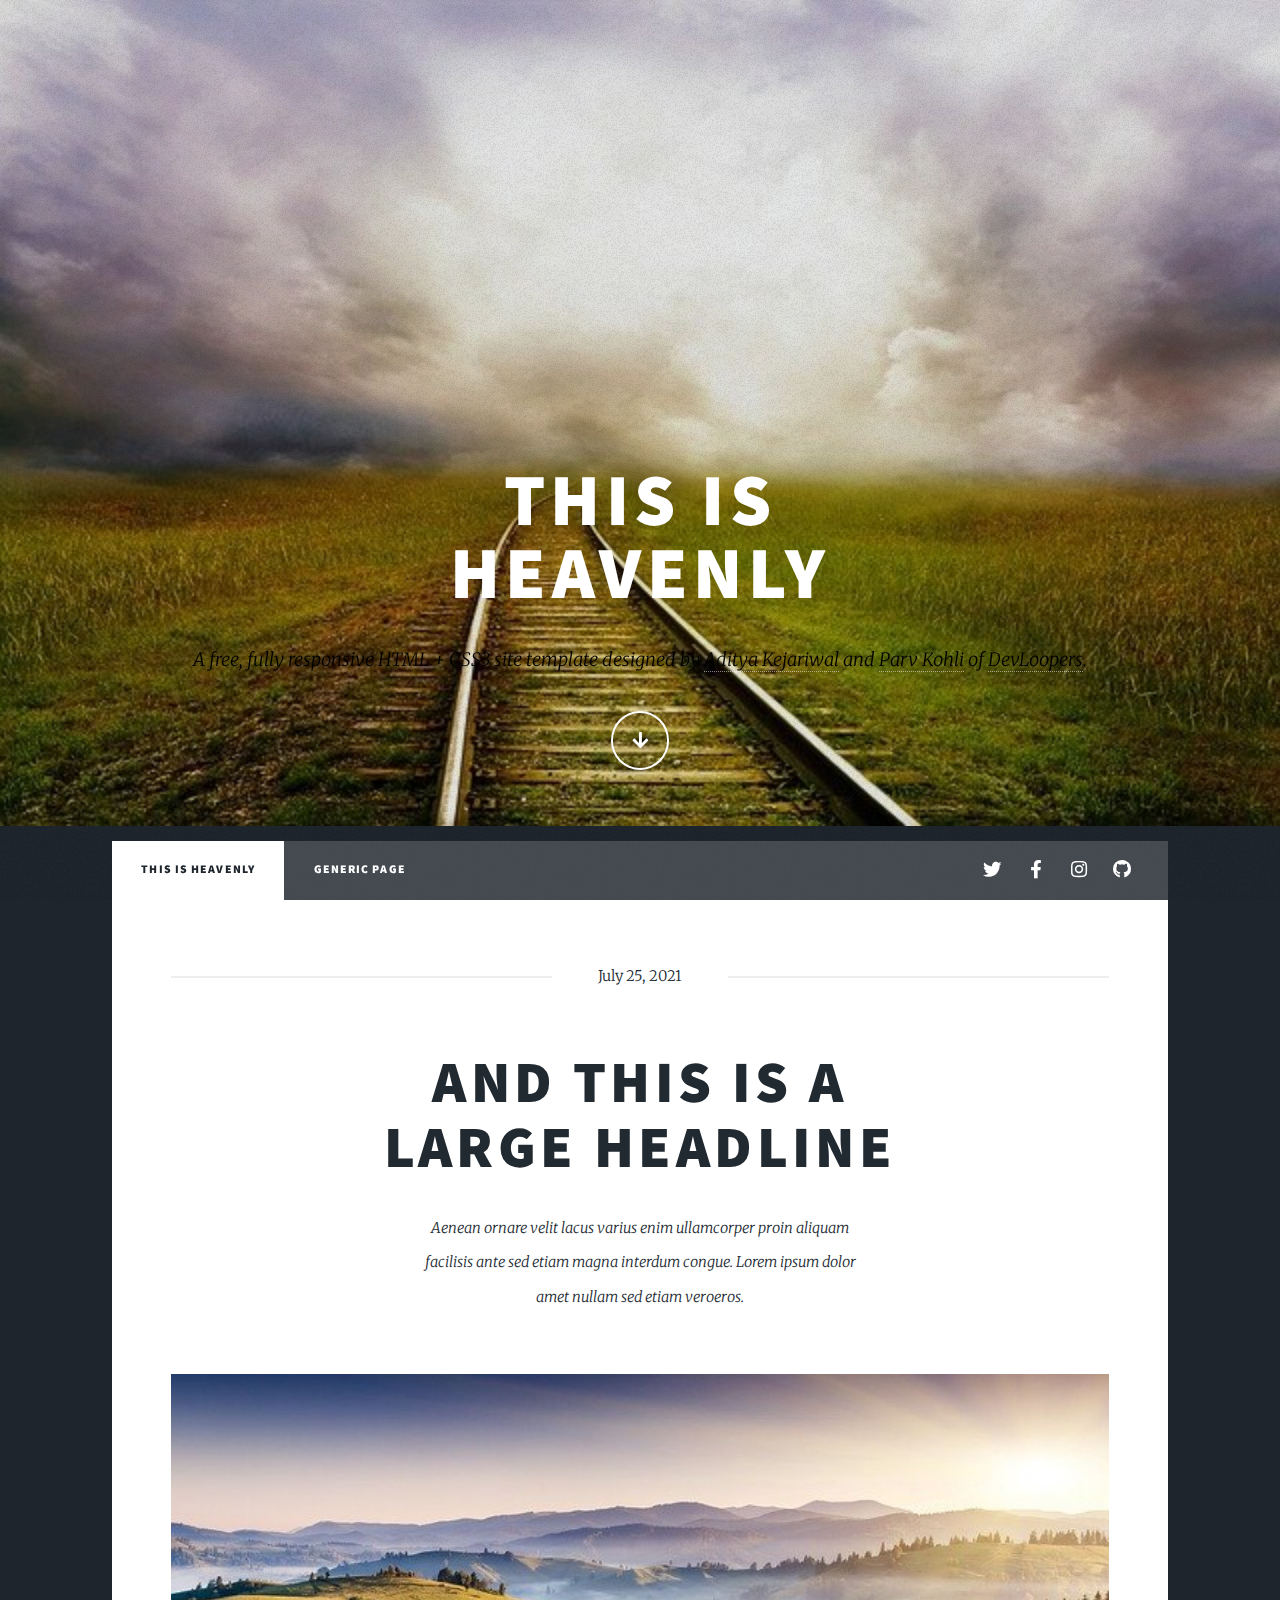
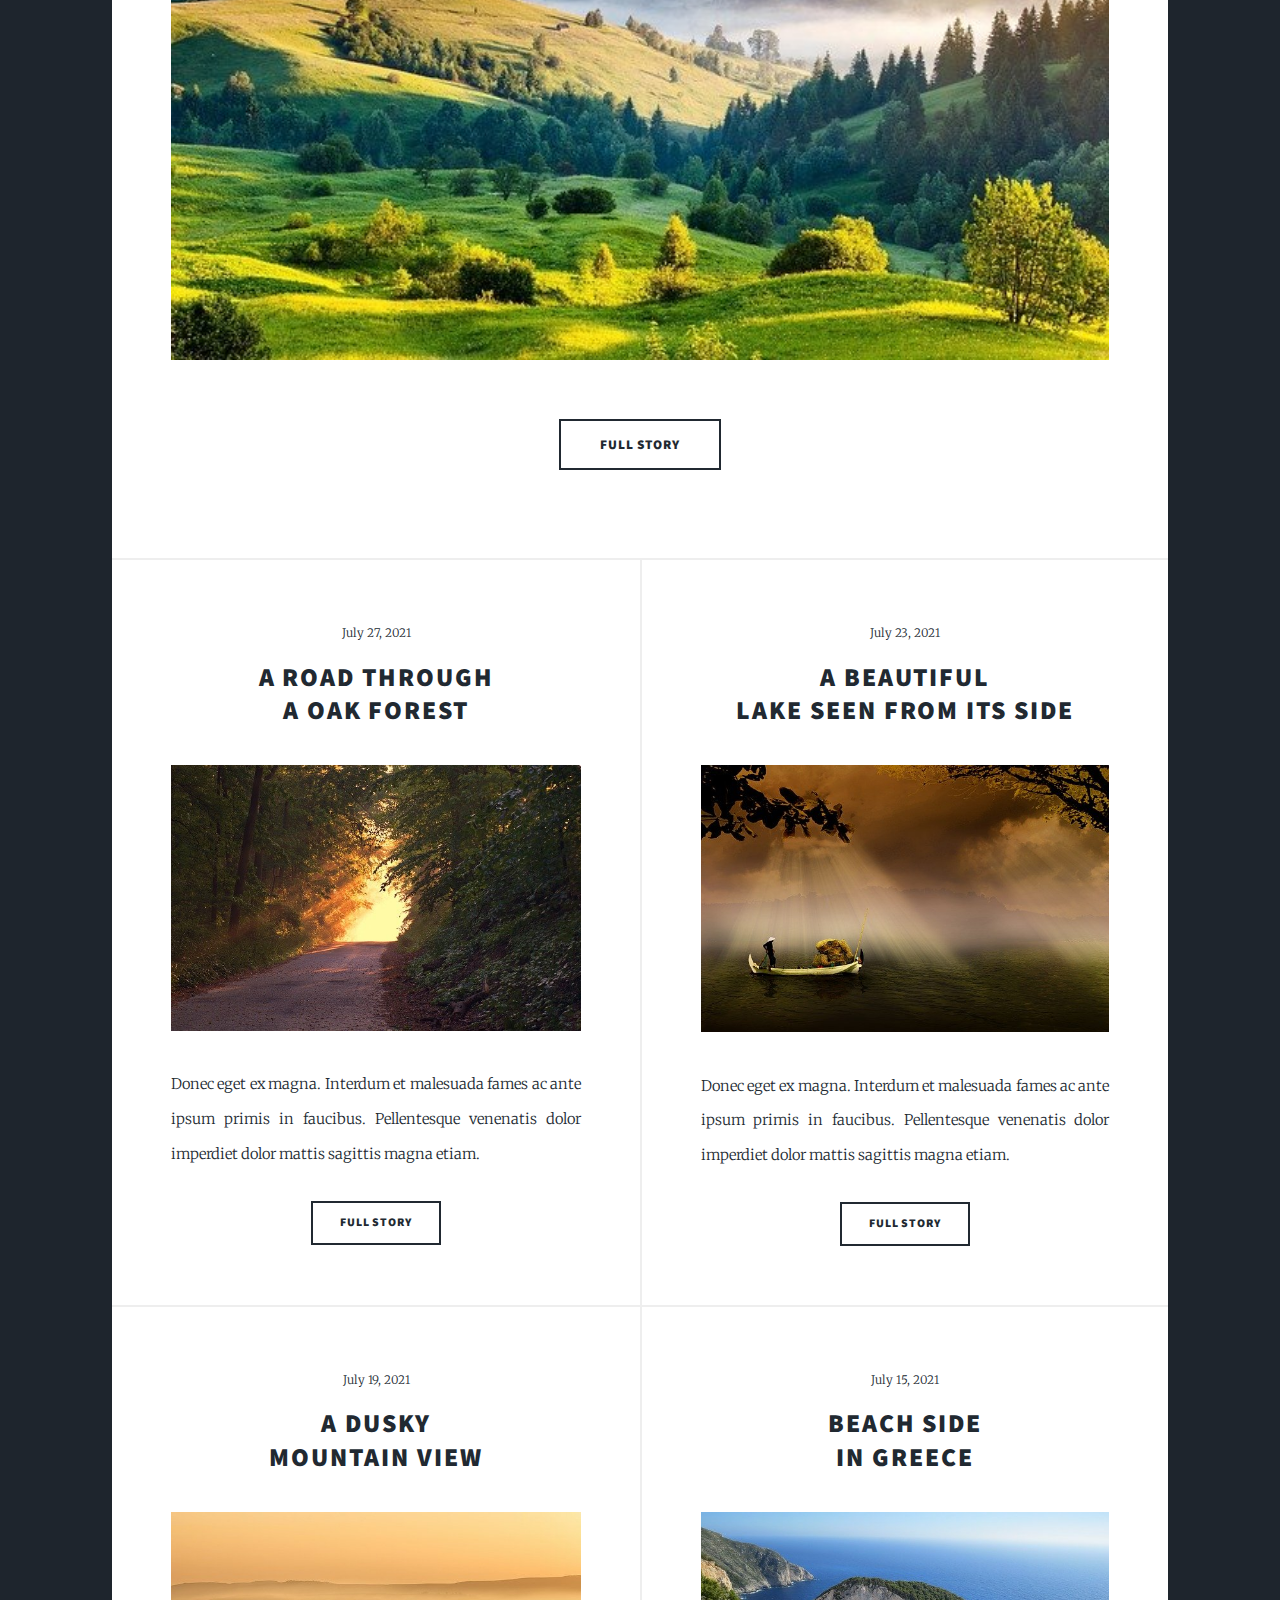
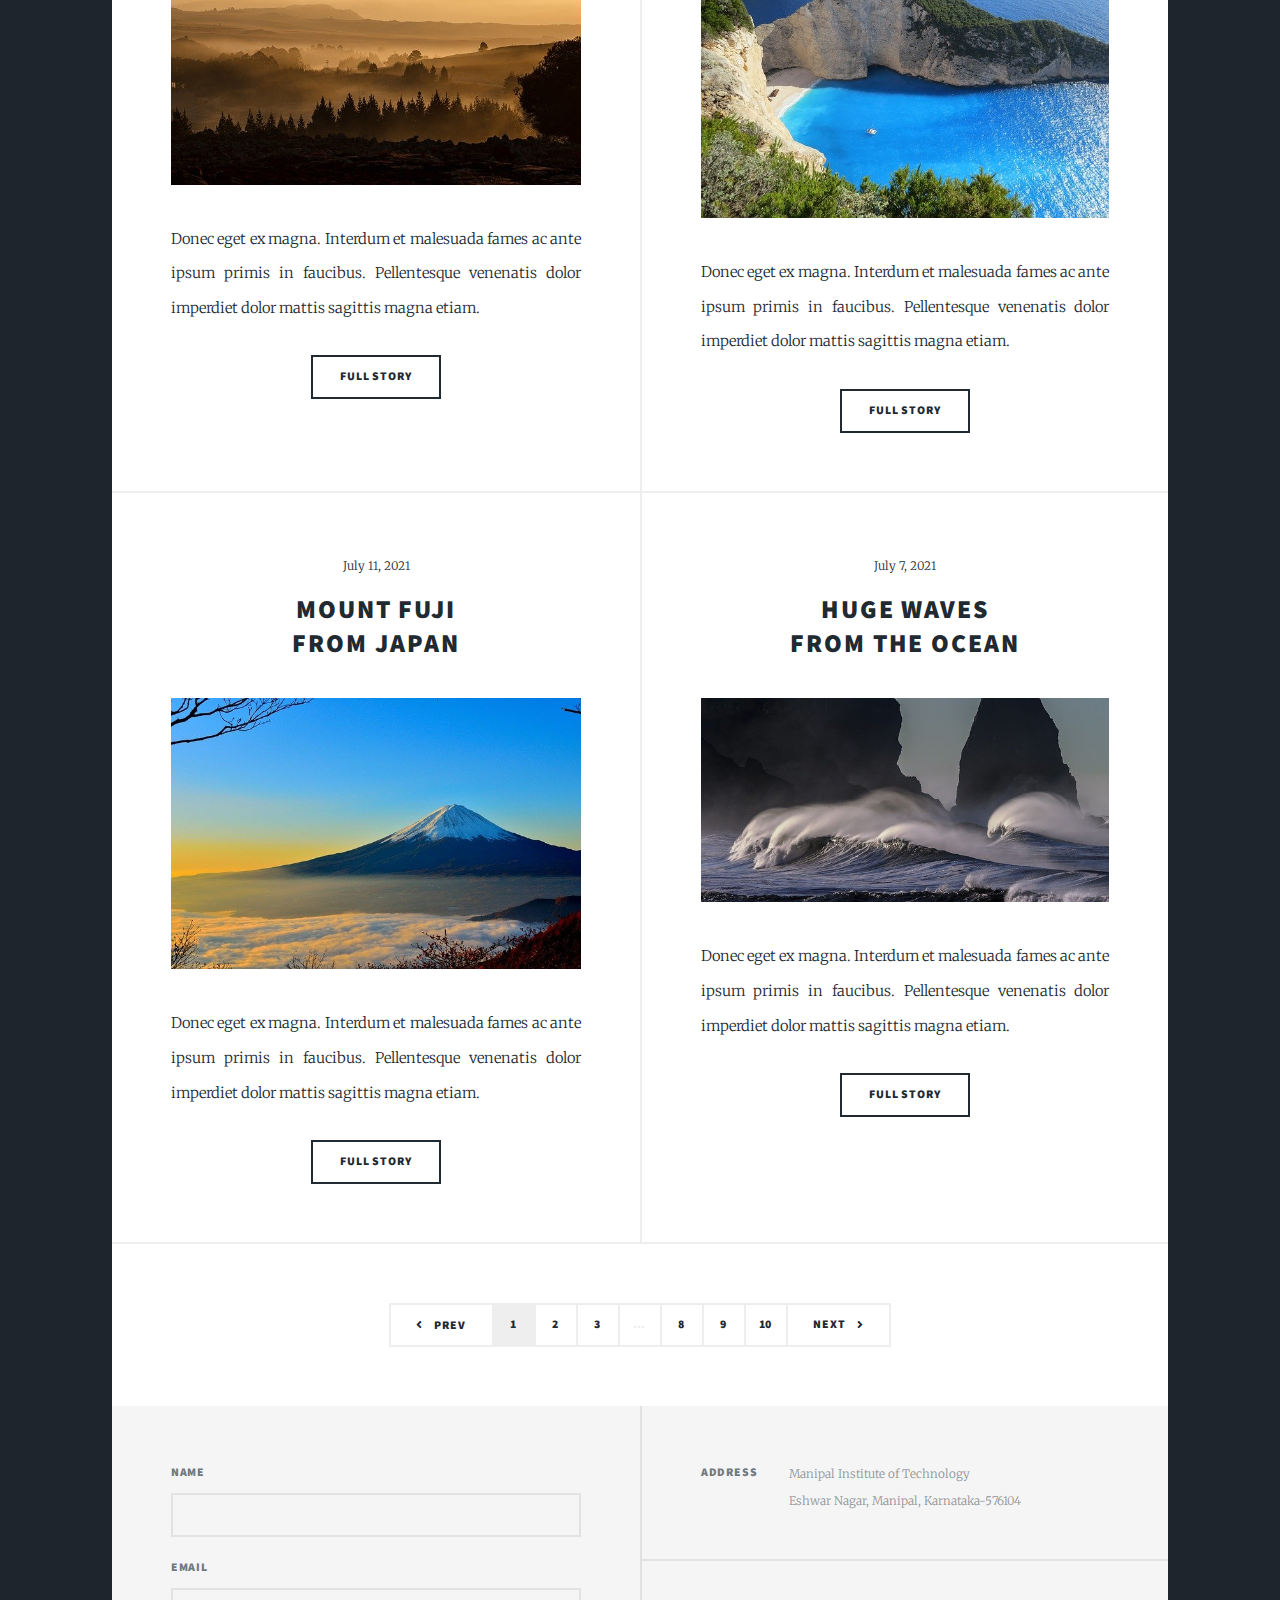
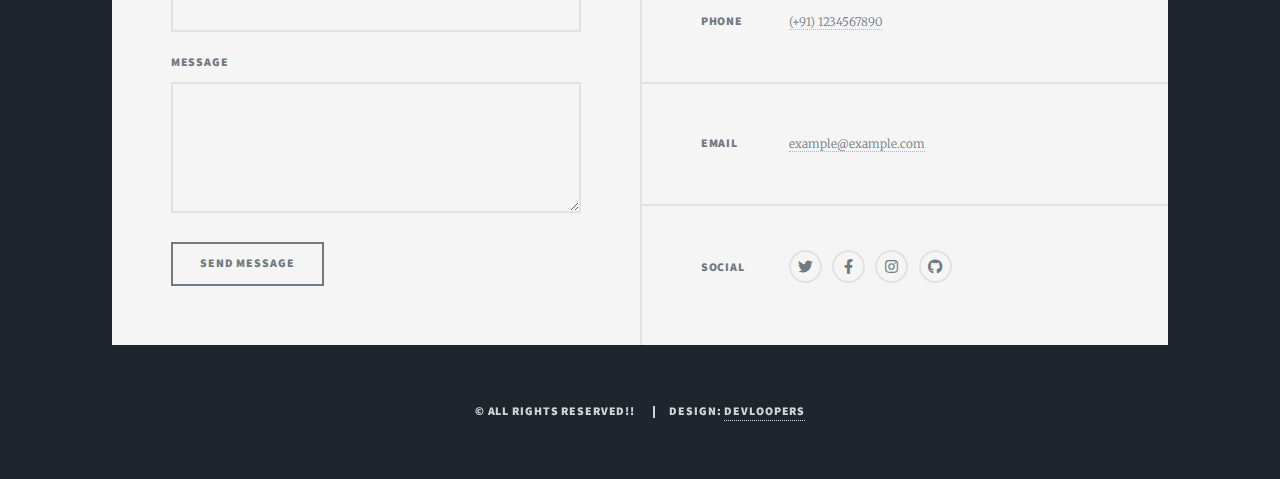
<file: index.html>
<!DOCTYPE HTML>

<html>

<head>
    <title>Heavenly by DevLoopers</title>
    <meta charset="utf-8" />
    <meta name="viewport" content="width=device-width, initial-scale=1, user-scalable=no" />
    <link rel="stylesheet" href="assets/css/main.css" />
    <noscript><link rel="stylesheet" href="assets/css/noscript.css" /></noscript>
</head>

<body class="is-preload">

    <!-- Wrapper -->
    <div id="wrapper" class="fade-in"></div>


    <div id="intro">
        <h1>This is<br /> Heavenly
        </h1>
        <p>A free, fully responsive HTML + CSS3 site template designed by <a href="#">Aditya Kejariwal</a> and <a href="#">Parv Kohli</a> of <a href="">DevLoopers</a>.</p>
        <ul class="actions">
            <li><a href="#header" class="button icon solid solo fa-arrow-down scrolly">Continue</a></li>
        </ul>
    </div>


    <header id="header">
        <a href="index.html" class="logo">Heavenly</a>
    </header>


    <nav id="nav">
        <ul class="links">
            <li class="active"><a href="index.html">This is Heavenly</a></li>
            <li><a href="generic.html">Generic Page</a></li>
            <li>
                <!-- <a href="elements.html">Elements Reference</a> --></li>
        </ul>
        <ul class="icons">
            <li><a href="#" class="icon brands fa-twitter"><span class="label">Twitter</span></a></li>
            <li><a href="#" class="icon brands fa-facebook-f"><span class="label">Facebook</span></a></li>
            <li><a href="#" class="icon brands fa-instagram"><span class="label">Instagram</span></a></li>
            <li><a href="#" class="icon brands fa-github"><span class="label">GitHub</span></a></li>
        </ul>
    </nav>


    <div id="main">


        <article class="post featured">
            <header class="major">
                <span class="date">July 25, 2021</span>
                <h2><a href="#">And this is a<br />
									LARGE headline</a></h2>
                <p>Aenean ornare velit lacus varius enim ullamcorper proin aliquam<br /> facilisis ante sed etiam magna interdum congue. Lorem ipsum dolor<br /> amet nullam sed etiam veroeros.</p>
            </header>
            <a href="#" class="image main"><img src="images/pic03.jpg" alt="" /></a>
            <ul class="actions special">
                <li><a href="#" class="button large">Full Story</a></li>
            </ul>
        </article>


        <section class="posts">
            <article>
                <header>
                    <span class="date">July 27, 2021</span>
                    <h2><a href="#">A road through<br />
										a oak Forest</a></h2>
                </header>
                <a href="#" class="image fit"><img src="images/pic02.jpg" alt="" /></a>
                <p>Donec eget ex magna. Interdum et malesuada fames ac ante ipsum primis in faucibus. Pellentesque venenatis dolor imperdiet dolor mattis sagittis magna etiam.</p>
                <ul class="actions special">
                    <li><a href="#" class="button">Full Story</a></li>
                </ul>
            </article>
            <article>
                <header>
                    <span class="date">July 23, 2021</span>
                    <h2><a href="#">A beautiful<br />
										Lake Seen From its Side</a></h2>
                </header>
                <a href="#" class="image fit"><img src="images/pic01.jpg" alt="" /></a>
                <p>Donec eget ex magna. Interdum et malesuada fames ac ante ipsum primis in faucibus. Pellentesque venenatis dolor imperdiet dolor mattis sagittis magna etiam.</p>
                <ul class="actions special">
                    <li><a href="#" class="button">Full Story</a></li>
                </ul>
            </article>
            <article>
                <header>
                    <span class="date">July 19, 2021</span>
                    <h2><a href="#">A dusky<br />
										Mountain View</a></h2>
                </header>
                <a href="#" class="image fit"><img src="images/pic04.jpg" alt="" /></a>
                <p>Donec eget ex magna. Interdum et malesuada fames ac ante ipsum primis in faucibus. Pellentesque venenatis dolor imperdiet dolor mattis sagittis magna etiam.</p>
                <ul class="actions special">
                    <li><a href="#" class="button">Full Story</a></li>
                </ul>
            </article>
            <article>
                <header>
                    <span class="date">July 15, 2021</span>
                    <h2><a href="#">Beach Side<br />
										In Greece</a></h2>
                </header>
                <a href="#" class="image fit"><img src="images/pic05.jpg" alt="" /></a>
                <p>Donec eget ex magna. Interdum et malesuada fames ac ante ipsum primis in faucibus. Pellentesque venenatis dolor imperdiet dolor mattis sagittis magna etiam.</p>
                <ul class="actions special">
                    <li><a href="#" class="button">Full Story</a></li>
                </ul>
            </article>
            <article>
                <header>
                    <span class="date">July 11, 2021</span>
                    <h2><a href="#">Mount FUji<br />
										From JAPAN</a></h2>
                </header>
                <a href="#" class="image fit"><img src="images/pic06.jpg" alt="" /></a>
                <p>Donec eget ex magna. Interdum et malesuada fames ac ante ipsum primis in faucibus. Pellentesque venenatis dolor imperdiet dolor mattis sagittis magna etiam.</p>
                <ul class="actions special">
                    <li><a href="#" class="button">Full Story</a></li>
                </ul>
            </article>
            <article>
                <header>
                    <span class="date">July 7, 2021</span>
                    <h2><a href="#">Huge Waves<br />
										From The OCean</a></h2>
                </header>
                <a href="#" class="image fit"><img src="images/pic07.jpg" alt="" /></a>
                <p>Donec eget ex magna. Interdum et malesuada fames ac ante ipsum primis in faucibus. Pellentesque venenatis dolor imperdiet dolor mattis sagittis magna etiam.</p>
                <ul class="actions special">
                    <li><a href="#" class="button">Full Story</a></li>
                </ul>
            </article>
        </section>


        <footer>
            <div class="pagination">
                <a href="#" class="previous">Prev</a>
                <a href="#" class="page active">1</a>
                <a href="#" class="page">2</a>
                <a href="#" class="page">3</a>
                <span class="extra">&hellip;</span>
                <a href="#" class="page">8</a>
                <a href="#" class="page">9</a>
                <a href="#" class="page">10</a>
                <a href="#" class="next">Next</a>
            </div>
        </footer>

    </div>


    <footer id="footer">
        <section>
            <form method="post" action="#">
                <div class="fields">
                    <div class="field">
                        <label for="name">Name</label>
                        <input type="text" name="name" id="name" />
                    </div>
                    <div class="field">
                        <label for="email">Email</label>
                        <input type="text" name="email" id="email" />
                    </div>
                    <div class="field">
                        <label for="message">Message</label>
                        <textarea name="message" id="message" rows="3"></textarea>
                    </div>
                </div>
                <ul class="actions">
                    <li><input type="submit" value="Send Message" /></li>
                </ul>
            </form>
        </section>
        <section class="split contact">
            <section class="alt">
                <h3>Address</h3>
                <p>Manipal Institute of Technology<br />Eshwar Nagar, Manipal, Karnataka-576104</p>
            </section>
            <section>
                <h3>Phone</h3>
                <p><a href="#">(+91) 1234567890</a></p>
            </section>
            <section>
                <h3>Email</h3>
                <p><a href="#">example@example.com</a></p>
            </section>
            <section>
                <h3>Social</h3>
                <ul class="icons alt">
                    <li><a href="#" class="icon brands alt fa-twitter"><span class="label">Twitter</span></a></li>
                    <li><a href="#" class="icon brands alt fa-facebook-f"><span class="label">Facebook</span></a></li>
                    <li><a href="#" class="icon brands alt fa-instagram"><span class="label">Instagram</span></a></li>
                    <li><a href="#" class="icon brands alt fa-github"><span class="label">GitHub</span></a></li>
                </ul>
            </section>
        </section>
    </footer>


    <div id="copyright">
        <ul>
            <li>&copy; All Rights Reserved!!</li>
            <li>Design: <a href="#">DevLoopers</a></li>
        </ul>
    </div>

    </div>

    <!-- Scripts -->
    <script src="assets/js/jquery.min.js"></script>
    <script src="assets/js/jquery.scrollex.min.js"></script>
    <script src="assets/js/jquery.scrolly.min.js"></script>
    <script src="assets/js/browser.min.js"></script>
    <script src="assets/js/breakpoints.min.js"></script>
    <script src="assets/js/util.js"></script>
    <script src="assets/js/main.js"></script>

</body>

</html>
</file>
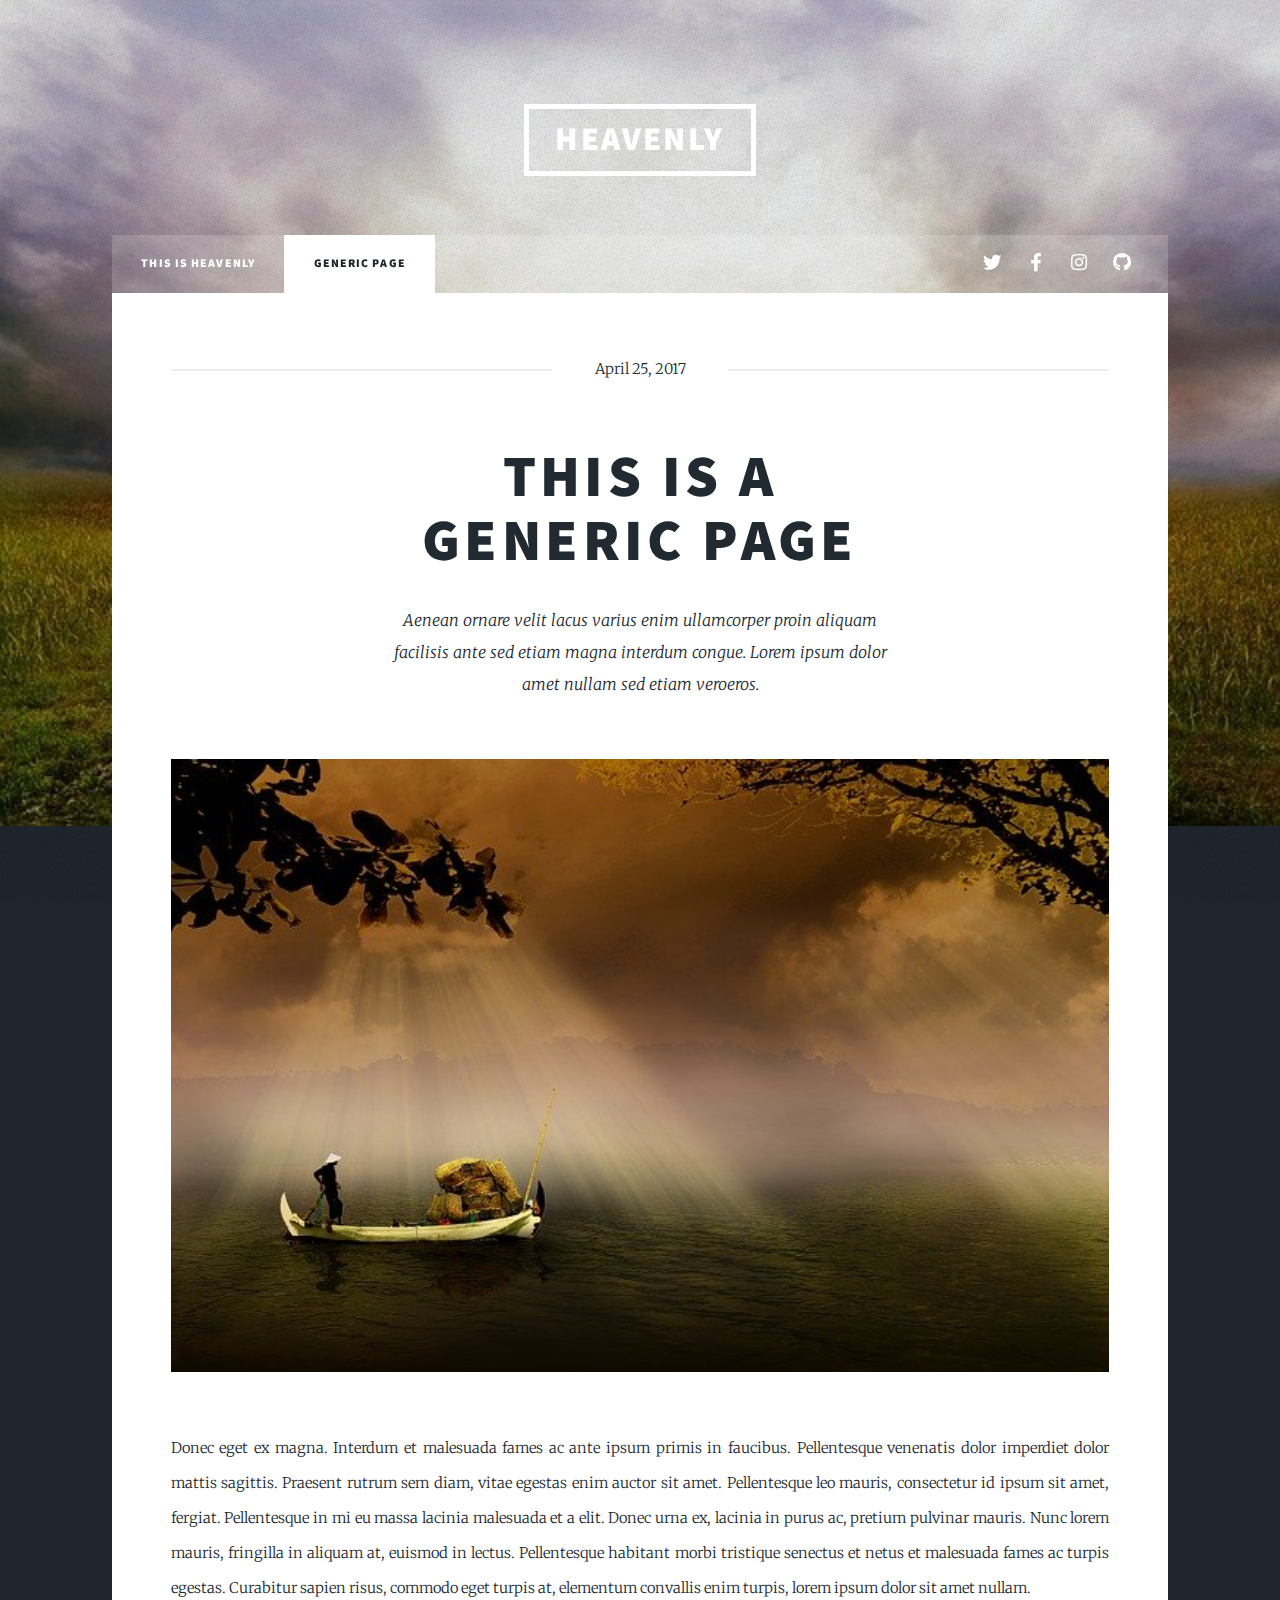
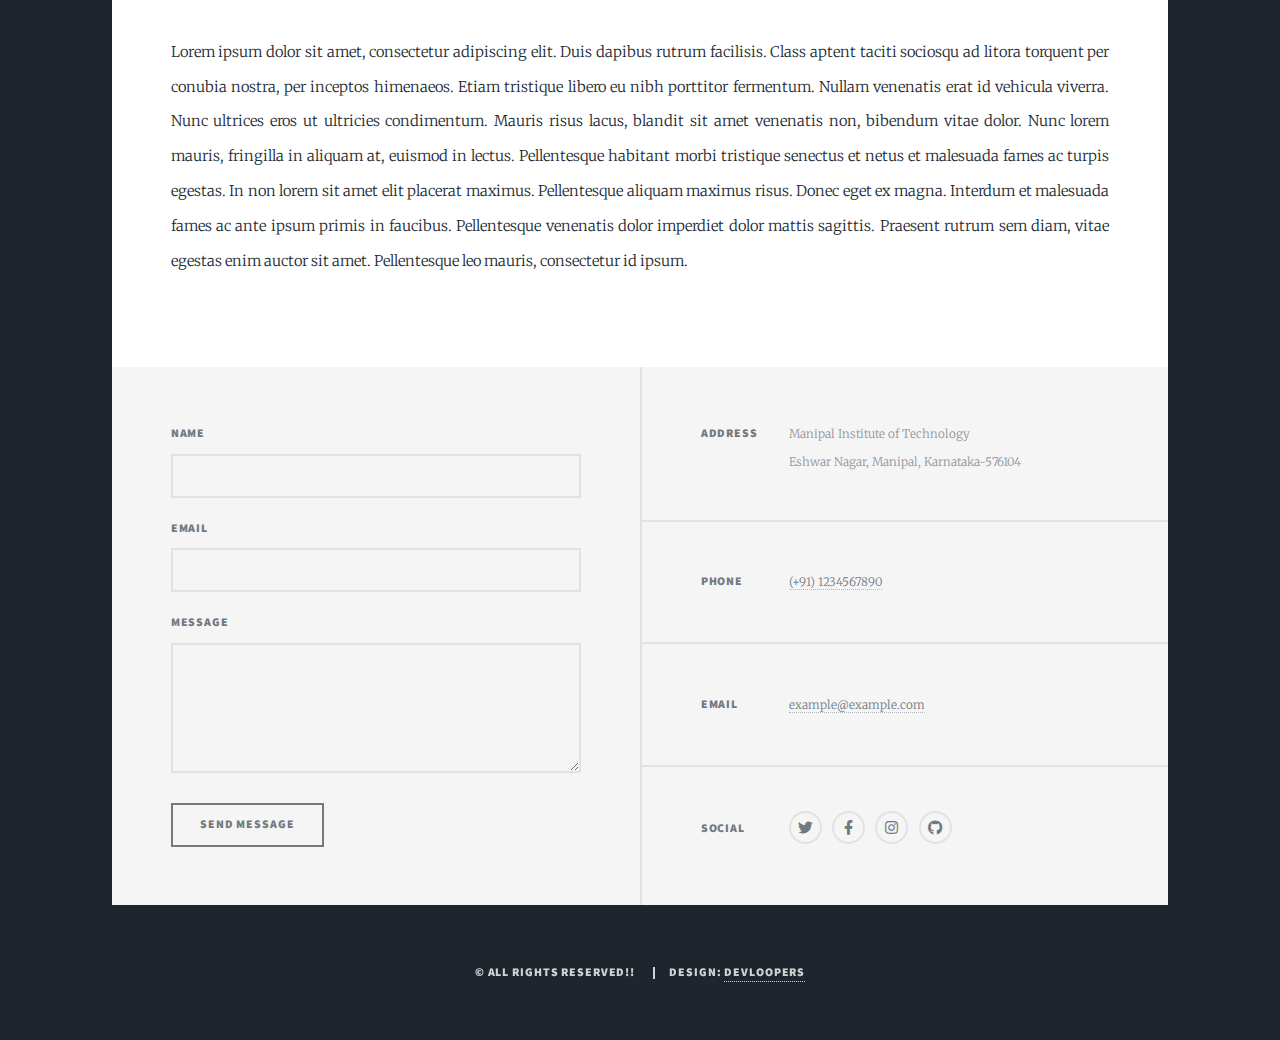
<file: generic.html>
<!DOCTYPE HTML>

<html>

<head>
    <title>Generic Page - Heavenly by DevLoopers</title>
    <meta charset="utf-8" />
    <meta name="viewport" content="width=device-width, initial-scale=1, user-scalable=no" />
    <link rel="stylesheet" href="assets/css/main.css" />
    <noscript><link rel="stylesheet" href="assets/css/noscript.css" /></noscript>
</head>

<body class="is-preload">

    <!-- Wrapper -->
    <div id="wrapper">

        <!-- Header -->
        <header id="header">
            <a href="index.html" class="logo">Heavenly </a>
        </header>

        <!-- Nav -->
        <nav id="nav">
            <ul class="links">
                <li><a href="index.html">This is Heavenly </a></li>
                <li class="active"><a href="generic.html">Generic Page</a></li>
                <li>
                    <!-- <a href="elements.html">Elements Reference</a> --></li>
            </ul>
            <ul class="icons">
                <li><a href="#" class="icon brands fa-twitter"><span class="label">Twitter</span></a></li>
                <li><a href="#" class="icon brands fa-facebook-f"><span class="label">Facebook</span></a></li>
                <li><a href="#" class="icon brands fa-instagram"><span class="label">Instagram</span></a></li>
                <li><a href="#" class="icon brands fa-github"><span class="label">GitHub</span></a></li>
            </ul>
        </nav>

        <!-- Main -->
        <div id="main">

            <!-- Post -->
            <section class="post">
                <header class="major">
                    <span class="date">April 25, 2017</span>
                    <h1>This is a<br /> Generic Page</h1>
                    <p>Aenean ornare velit lacus varius enim ullamcorper proin aliquam<br /> facilisis ante sed etiam magna interdum congue. Lorem ipsum dolor<br /> amet nullam sed etiam veroeros.</p>
                </header>
                <div class="image main"><img src="images/pic01.jpg" alt="" /></div>
                <p>Donec eget ex magna. Interdum et malesuada fames ac ante ipsum primis in faucibus. Pellentesque venenatis dolor imperdiet dolor mattis sagittis. Praesent rutrum sem diam, vitae egestas enim auctor sit amet. Pellentesque leo mauris, consectetur
                    id ipsum sit amet, fergiat. Pellentesque in mi eu massa lacinia malesuada et a elit. Donec urna ex, lacinia in purus ac, pretium pulvinar mauris. Nunc lorem mauris, fringilla in aliquam at, euismod in lectus. Pellentesque habitant
                    morbi tristique senectus et netus et malesuada fames ac turpis egestas. Curabitur sapien risus, commodo eget turpis at, elementum convallis enim turpis, lorem ipsum dolor sit amet nullam.</p>
                <p>Lorem ipsum dolor sit amet, consectetur adipiscing elit. Duis dapibus rutrum facilisis. Class aptent taciti sociosqu ad litora torquent per conubia nostra, per inceptos himenaeos. Etiam tristique libero eu nibh porttitor fermentum. Nullam
                    venenatis erat id vehicula viverra. Nunc ultrices eros ut ultricies condimentum. Mauris risus lacus, blandit sit amet venenatis non, bibendum vitae dolor. Nunc lorem mauris, fringilla in aliquam at, euismod in lectus. Pellentesque
                    habitant morbi tristique senectus et netus et malesuada fames ac turpis egestas. In non lorem sit amet elit placerat maximus. Pellentesque aliquam maximus risus. Donec eget ex magna. Interdum et malesuada fames ac ante ipsum primis
                    in faucibus. Pellentesque venenatis dolor imperdiet dolor mattis sagittis. Praesent rutrum sem diam, vitae egestas enim auctor sit amet. Pellentesque leo mauris, consectetur id ipsum.</p>
            </section>

        </div>

        <!-- Footer -->
        <footer id="footer">
            <section>
                <form method="post" action="#">
                    <div class="fields">
                        <div class="field">
                            <label for="name">Name</label>
                            <input type="text" name="name" id="name" />
                        </div>
                        <div class="field">
                            <label for="email">Email</label>
                            <input type="text" name="email" id="email" />
                        </div>
                        <div class="field">
                            <label for="message">Message</label>
                            <textarea name="message" id="message" rows="3"></textarea>
                        </div>
                    </div>
                    <ul class="actions">
                        <li><input type="submit" value="Send Message" /></li>
                    </ul>
                </form>
            </section>
            <section class="split contact">
                <section class="alt">
                    <h3>Address</h3>
                    <p>Manipal Institute of Technology<br />Eshwar Nagar, Manipal, Karnataka-576104</p>
                </section>
                <section>
                    <h3>Phone</h3>
                    <p><a href="#">(+91) 1234567890</a></p>
                </section>
                <section>
                    <h3>Email</h3>
                    <p><a href="#">example@example.com</a></p>
                </section>
                <section>
                    <h3>Social</h3>
                    <ul class="icons alt">
                        <li><a href="#" class="icon brands alt fa-twitter"><span class="label">Twitter</span></a></li>
                        <li><a href="#" class="icon brands alt fa-facebook-f"><span class="label">Facebook</span></a></li>
                        <li><a href="#" class="icon brands alt fa-instagram"><span class="label">Instagram</span></a></li>
                        <li><a href="#" class="icon brands alt fa-github"><span class="label">GitHub</span></a></li>
                    </ul>
                </section>
            </section>
        </footer>

        <!-- Copyright -->
        <div id="copyright">
            <ul>
                <li>&copy; All Rights Reserved!!</li>
                <li>Design: <a href="https://html5up.net">DevLoopers</a></li>
            </ul>
        </div>

    </div>

    <!-- Scripts -->
    <script src="assets/js/jquery.min.js"></script>
    <script src="assets/js/jquery.scrollex.min.js"></script>
    <script src="assets/js/jquery.scrolly.min.js"></script>
    <script src="assets/js/browser.min.js"></script>
    <script src="assets/js/breakpoints.min.js"></script>
    <script src="assets/js/util.js"></script>
    <script src="assets/js/main.js"></script>

</body>

</html>
</file>
<file: assets/css/main.css>
@import url(fontawesome-all.min.css);
@import url("https://fonts.googleapis.com/css?family=Merriweather:300,700,300italic,700italic|Source+Sans+Pro:900");

/*
	Massively by HTML5 UP
	html5up.net | @ajlkn
	Free for personal and commercial use under the CCA 3.0 license (html5up.net/license)
*/

html,
body,
div,
span,
applet,
object,
iframe,
h1,
h2,
h3,
h4,
h5,
h6,
p,
blockquote,
pre,
a,
abbr,
acronym,
address,
big,
cite,
code,
del,
dfn,
em,
img,
ins,
kbd,
q,
s,
samp,
small,
strike,
strong,
sub,
sup,
tt,
var,
b,
u,
i,
center,
dl,
dt,
dd,
ol,
ul,
li,
fieldset,
form,
label,
legend,
table,
caption,
tbody,
tfoot,
thead,
tr,
th,
td,
article,
aside,
canvas,
details,
embed,
figure,
figcaption,
footer,
header,
hgroup,
menu,
nav,
output,
ruby,
section,
summary,
time,
mark,
audio,
video {
    margin: 0;
    padding: 0;
    border: 0;
    font-size: 100%;
    font: inherit;
    vertical-align: baseline;
}

article,
aside,
details,
figcaption,
figure,
footer,
header,
hgroup,
menu,
nav,
section {
    display: block;
}

body {
    line-height: 1;
}

ol,
ul {
    list-style: none;
}

blockquote,
q {
    quotes: none;
}

blockquote:before,
blockquote:after,
q:before,
q:after {
    content: '';
    content: none;
}

table {
    border-collapse: collapse;
    border-spacing: 0;
}

body {
    -webkit-text-size-adjust: none;
}

mark {
    background-color: transparent;
    color: inherit;
}

input::-moz-focus-inner {
    border: 0;
    padding: 0;
}

input,
select,
textarea {
    -moz-appearance: none;
    -webkit-appearance: none;
    -ms-appearance: none;
    appearance: none;
}


/* Basic */

@-ms-viewport {
    width: device-width;
}

body {
    -ms-overflow-style: scrollbar;
}

@media screen and (max-width: 480px) {
    html,
    body {
        min-width: 320px;
    }
}

html {
    box-sizing: border-box;
}

*,
*:before,
*:after {
    box-sizing: inherit;
}

body {
    background-color: #1e252d;
}

body.is-preload *,
body.is-preload *:before,
body.is-preload *:after {
    -moz-animation: none !important;
    -webkit-animation: none !important;
    -ms-animation: none !important;
    animation: none !important;
    -moz-transition: none !important;
    -webkit-transition: none !important;
    -ms-transition: none !important;
    transition: none !important;
}


/* Type */

html {
    font-size: 16pt;
}

@media screen and (max-width: 1680px) {
    html {
        font-size: 12pt;
    }
}

@media screen and (max-width: 1280px) {
    html {
        font-size: 11pt;
    }
}

@media screen and (max-width: 360px) {
    html {
        font-size: 10pt;
    }
}

body {
    color: #212931;
}

body,
input,
select,
textarea {
    font-family: "Merriweather", Georgia, serif;
    font-weight: 300;
    font-size: 1rem;
    line-height: 2.375;
}

a {
    -moz-transition: color 0.2s ease-in-out, background-color 0.2s ease-in-out, border-color 0.2s ease-in-out, box-shadow 0.2s ease-in-out;
    -webkit-transition: color 0.2s ease-in-out, background-color 0.2s ease-in-out, border-color 0.2s ease-in-out, box-shadow 0.2s ease-in-out;
    -ms-transition: color 0.2s ease-in-out, background-color 0.2s ease-in-out, border-color 0.2s ease-in-out, box-shadow 0.2s ease-in-out;
    transition: color 0.2s ease-in-out, background-color 0.2s ease-in-out, border-color 0.2s ease-in-out, box-shadow 0.2s ease-in-out;
    border-bottom: dotted 1px;
    text-decoration: none;
}

a:hover {
    border-bottom-color: transparent;
}

strong,
b {
    font-weight: 600;
}

em,
i {
    font-style: italic;
}

p {
    text-align: justify;
    margin: 0 0 2rem 0;
}

h1,
h2,
h3,
h4,
h5,
h6 {
    font-family: "Source Sans Pro", Helvetica, sans-serif;
    font-weight: 900;
    line-height: 1.5;
    letter-spacing: 0.075em;
    text-transform: uppercase;
    margin: 0 0 1rem 0;
}

h1 a,
h2 a,
h3 a,
h4 a,
h5 a,
h6 a {
    border-bottom: 0;
    color: inherit;
    text-decoration: none;
}

h1 {
    font-size: 4rem;
    line-height: 1.1;
    margin: 0 0 2rem 0;
}

h2 {
    font-size: 1.75rem;
    line-height: 1.3;
    margin: 0 0 1.5rem 0;
}

h3 {
    font-size: 1.25rem;
    margin: 0 0 1.5rem 0;
}

h4 {
    font-size: 1rem;
}

h5 {
    font-size: 0.9rem;
}

h6 {
    font-size: 0.8rem;
}

sub {
    font-size: 0.8rem;
    position: relative;
    top: 0.5rem;
}

sup {
    font-size: 0.8rem;
    position: relative;
    top: -0.5rem;
}

blockquote {
    border-left: solid 4px;
    font-style: italic;
    margin: 0 0 2rem 0;
    padding: 0.5rem 0 0.5rem 2rem;
}

code {
    border: solid 2px;
    font-family: "Courier New", monospace;
    font-size: 0.9rem;
    margin: 0 0.25rem;
    padding: 0.25rem 0.65rem;
}

pre {
    -webkit-overflow-scrolling: touch;
    font-family: "Courier New", monospace;
    font-size: 0.9rem;
    margin: 0 0 2rem 0;
}

pre code {
    display: block;
    line-height: 1.75;
    padding: 1rem 1.5rem;
    overflow-x: auto;
}

hr {
    border: 0;
    border-bottom: solid 2px;
    margin: 3rem 0;
}

hr.major {
    margin: 5rem 0;
}

.align-left {
    text-align: left;
}

.align-center {
    text-align: center;
}

.align-right {
    text-align: right;
}

input,
select,
textarea {
    color: #212931;
}

a {
    color: #212931;
    border-bottom-color: rgba(33, 41, 49, 0.5);
}

a:hover {
    border-bottom-color: transparent;
    color: #18bfef !important;
}

strong,
b {
    color: #212931;
}

h1,
h2,
h3,
h4,
h5,
h6 {
    color: #212931;
}

blockquote {
    border-left-color: #eeeeee;
}

code {
    background: rgba(220, 220, 220, 0.25);
    border-color: #eeeeee;
}

hr {
    border-bottom-color: #eeeeee;
}


/* Row */

.row {
    display: flex;
    flex-wrap: wrap;
    box-sizing: border-box;
    align-items: stretch;
}

.row>* {
    box-sizing: border-box;
}

.row.gtr-uniform>*> :last-child {
    margin-bottom: 0;
}

.row.aln-left {
    justify-content: flex-start;
}

.row.aln-center {
    justify-content: center;
}

.row.aln-right {
    justify-content: flex-end;
}

.row.aln-top {
    align-items: flex-start;
}

.row.aln-middle {
    align-items: center;
}

.row.aln-bottom {
    align-items: flex-end;
}

.row>.imp {
    order: -1;
}

.row>.col-1 {
    width: 8.33333%;
}

.row>.off-1 {
    margin-left: 8.33333%;
}

.row>.col-2 {
    width: 16.66667%;
}

.row>.off-2 {
    margin-left: 16.66667%;
}

.row>.col-3 {
    width: 25%;
}

.row>.off-3 {
    margin-left: 25%;
}

.row>.col-4 {
    width: 33.33333%;
}

.row>.off-4 {
    margin-left: 33.33333%;
}

.row>.col-5 {
    width: 41.66667%;
}

.row>.off-5 {
    margin-left: 41.66667%;
}

.row>.col-6 {
    width: 50%;
}

.row>.off-6 {
    margin-left: 50%;
}

.row>.col-7 {
    width: 58.33333%;
}

.row>.off-7 {
    margin-left: 58.33333%;
}

.row>.col-8 {
    width: 66.66667%;
}

.row>.off-8 {
    margin-left: 66.66667%;
}

.row>.col-9 {
    width: 75%;
}

.row>.off-9 {
    margin-left: 75%;
}

.row>.col-10 {
    width: 83.33333%;
}

.row>.off-10 {
    margin-left: 83.33333%;
}

.row>.col-11 {
    width: 91.66667%;
}

.row>.off-11 {
    margin-left: 91.66667%;
}

.row>.col-12 {
    width: 100%;
}

.row>.off-12 {
    margin-left: 100%;
}

.row.gtr-0 {
    margin-top: 0;
    margin-left: 0rem;
}

.row.gtr-0>* {
    padding: 0 0 0 0rem;
}

.row.gtr-0.gtr-uniform {
    margin-top: 0rem;
}

.row.gtr-0.gtr-uniform>* {
    padding-top: 0rem;
}

.row.gtr-25 {
    margin-top: 0;
    margin-left: -0.375rem;
}

.row.gtr-25>* {
    padding: 0 0 0 0.375rem;
}

.row.gtr-25.gtr-uniform {
    margin-top: -0.375rem;
}

.row.gtr-25.gtr-uniform>* {
    padding-top: 0.375rem;
}

.row.gtr-50 {
    margin-top: 0;
    margin-left: -0.75rem;
}

.row.gtr-50>* {
    padding: 0 0 0 0.75rem;
}

.row.gtr-50.gtr-uniform {
    margin-top: -0.75rem;
}

.row.gtr-50.gtr-uniform>* {
    padding-top: 0.75rem;
}

.row {
    margin-top: 0;
    margin-left: -1.5rem;
}

.row>* {
    padding: 0 0 0 1.5rem;
}

.row.gtr-uniform {
    margin-top: -1.5rem;
}

.row.gtr-uniform>* {
    padding-top: 1.5rem;
}

.row.gtr-150 {
    margin-top: 0;
    margin-left: -2.25rem;
}

.row.gtr-150>* {
    padding: 0 0 0 2.25rem;
}

.row.gtr-150.gtr-uniform {
    margin-top: -2.25rem;
}

.row.gtr-150.gtr-uniform>* {
    padding-top: 2.25rem;
}

.row.gtr-200 {
    margin-top: 0;
    margin-left: -3rem;
}

.row.gtr-200>* {
    padding: 0 0 0 3rem;
}

.row.gtr-200.gtr-uniform {
    margin-top: -3rem;
}

.row.gtr-200.gtr-uniform>* {
    padding-top: 3rem;
}

@media screen and (max-width: 1680px) {
    .row {
        display: flex;
        flex-wrap: wrap;
        box-sizing: border-box;
        align-items: stretch;
    }
    .row>* {
        box-sizing: border-box;
    }
    .row.gtr-uniform>*> :last-child {
        margin-bottom: 0;
    }
    .row.aln-left {
        justify-content: flex-start;
    }
    .row.aln-center {
        justify-content: center;
    }
    .row.aln-right {
        justify-content: flex-end;
    }
    .row.aln-top {
        align-items: flex-start;
    }
    .row.aln-middle {
        align-items: center;
    }
    .row.aln-bottom {
        align-items: flex-end;
    }
    .row>.imp-xlarge {
        order: -1;
    }
    .row>.col-1-xlarge {
        width: 8.33333%;
    }
    .row>.off-1-xlarge {
        margin-left: 8.33333%;
    }
    .row>.col-2-xlarge {
        width: 16.66667%;
    }
    .row>.off-2-xlarge {
        margin-left: 16.66667%;
    }
    .row>.col-3-xlarge {
        width: 25%;
    }
    .row>.off-3-xlarge {
        margin-left: 25%;
    }
    .row>.col-4-xlarge {
        width: 33.33333%;
    }
    .row>.off-4-xlarge {
        margin-left: 33.33333%;
    }
    .row>.col-5-xlarge {
        width: 41.66667%;
    }
    .row>.off-5-xlarge {
        margin-left: 41.66667%;
    }
    .row>.col-6-xlarge {
        width: 50%;
    }
    .row>.off-6-xlarge {
        margin-left: 50%;
    }
    .row>.col-7-xlarge {
        width: 58.33333%;
    }
    .row>.off-7-xlarge {
        margin-left: 58.33333%;
    }
    .row>.col-8-xlarge {
        width: 66.66667%;
    }
    .row>.off-8-xlarge {
        margin-left: 66.66667%;
    }
    .row>.col-9-xlarge {
        width: 75%;
    }
    .row>.off-9-xlarge {
        margin-left: 75%;
    }
    .row>.col-10-xlarge {
        width: 83.33333%;
    }
    .row>.off-10-xlarge {
        margin-left: 83.33333%;
    }
    .row>.col-11-xlarge {
        width: 91.66667%;
    }
    .row>.off-11-xlarge {
        margin-left: 91.66667%;
    }
    .row>.col-12-xlarge {
        width: 100%;
    }
    .row>.off-12-xlarge {
        margin-left: 100%;
    }
    .row.gtr-0 {
        margin-top: 0;
        margin-left: 0rem;
    }
    .row.gtr-0>* {
        padding: 0 0 0 0rem;
    }
    .row.gtr-0.gtr-uniform {
        margin-top: 0rem;
    }
    .row.gtr-0.gtr-uniform>* {
        padding-top: 0rem;
    }
    .row.gtr-25 {
        margin-top: 0;
        margin-left: -0.375rem;
    }
    .row.gtr-25>* {
        padding: 0 0 0 0.375rem;
    }
    .row.gtr-25.gtr-uniform {
        margin-top: -0.375rem;
    }
    .row.gtr-25.gtr-uniform>* {
        padding-top: 0.375rem;
    }
    .row.gtr-50 {
        margin-top: 0;
        margin-left: -0.75rem;
    }
    .row.gtr-50>* {
        padding: 0 0 0 0.75rem;
    }
    .row.gtr-50.gtr-uniform {
        margin-top: -0.75rem;
    }
    .row.gtr-50.gtr-uniform>* {
        padding-top: 0.75rem;
    }
    .row {
        margin-top: 0;
        margin-left: -1.5rem;
    }
    .row>* {
        padding: 0 0 0 1.5rem;
    }
    .row.gtr-uniform {
        margin-top: -1.5rem;
    }
    .row.gtr-uniform>* {
        padding-top: 1.5rem;
    }
    .row.gtr-150 {
        margin-top: 0;
        margin-left: -2.25rem;
    }
    .row.gtr-150>* {
        padding: 0 0 0 2.25rem;
    }
    .row.gtr-150.gtr-uniform {
        margin-top: -2.25rem;
    }
    .row.gtr-150.gtr-uniform>* {
        padding-top: 2.25rem;
    }
    .row.gtr-200 {
        margin-top: 0;
        margin-left: -3rem;
    }
    .row.gtr-200>* {
        padding: 0 0 0 3rem;
    }
    .row.gtr-200.gtr-uniform {
        margin-top: -3rem;
    }
    .row.gtr-200.gtr-uniform>* {
        padding-top: 3rem;
    }
}

@media screen and (max-width: 1280px) {
    .row {
        display: flex;
        flex-wrap: wrap;
        box-sizing: border-box;
        align-items: stretch;
    }
    .row>* {
        box-sizing: border-box;
    }
    .row.gtr-uniform>*> :last-child {
        margin-bottom: 0;
    }
    .row.aln-left {
        justify-content: flex-start;
    }
    .row.aln-center {
        justify-content: center;
    }
    .row.aln-right {
        justify-content: flex-end;
    }
    .row.aln-top {
        align-items: flex-start;
    }
    .row.aln-middle {
        align-items: center;
    }
    .row.aln-bottom {
        align-items: flex-end;
    }
    .row>.imp-large {
        order: -1;
    }
    .row>.col-1-large {
        width: 8.33333%;
    }
    .row>.off-1-large {
        margin-left: 8.33333%;
    }
    .row>.col-2-large {
        width: 16.66667%;
    }
    .row>.off-2-large {
        margin-left: 16.66667%;
    }
    .row>.col-3-large {
        width: 25%;
    }
    .row>.off-3-large {
        margin-left: 25%;
    }
    .row>.col-4-large {
        width: 33.33333%;
    }
    .row>.off-4-large {
        margin-left: 33.33333%;
    }
    .row>.col-5-large {
        width: 41.66667%;
    }
    .row>.off-5-large {
        margin-left: 41.66667%;
    }
    .row>.col-6-large {
        width: 50%;
    }
    .row>.off-6-large {
        margin-left: 50%;
    }
    .row>.col-7-large {
        width: 58.33333%;
    }
    .row>.off-7-large {
        margin-left: 58.33333%;
    }
    .row>.col-8-large {
        width: 66.66667%;
    }
    .row>.off-8-large {
        margin-left: 66.66667%;
    }
    .row>.col-9-large {
        width: 75%;
    }
    .row>.off-9-large {
        margin-left: 75%;
    }
    .row>.col-10-large {
        width: 83.33333%;
    }
    .row>.off-10-large {
        margin-left: 83.33333%;
    }
    .row>.col-11-large {
        width: 91.66667%;
    }
    .row>.off-11-large {
        margin-left: 91.66667%;
    }
    .row>.col-12-large {
        width: 100%;
    }
    .row>.off-12-large {
        margin-left: 100%;
    }
    .row.gtr-0 {
        margin-top: 0;
        margin-left: 0rem;
    }
    .row.gtr-0>* {
        padding: 0 0 0 0rem;
    }
    .row.gtr-0.gtr-uniform {
        margin-top: 0rem;
    }
    .row.gtr-0.gtr-uniform>* {
        padding-top: 0rem;
    }
    .row.gtr-25 {
        margin-top: 0;
        margin-left: -0.375rem;
    }
    .row.gtr-25>* {
        padding: 0 0 0 0.375rem;
    }
    .row.gtr-25.gtr-uniform {
        margin-top: -0.375rem;
    }
    .row.gtr-25.gtr-uniform>* {
        padding-top: 0.375rem;
    }
    .row.gtr-50 {
        margin-top: 0;
        margin-left: -0.75rem;
    }
    .row.gtr-50>* {
        padding: 0 0 0 0.75rem;
    }
    .row.gtr-50.gtr-uniform {
        margin-top: -0.75rem;
    }
    .row.gtr-50.gtr-uniform>* {
        padding-top: 0.75rem;
    }
    .row {
        margin-top: 0;
        margin-left: -1.5rem;
    }
    .row>* {
        padding: 0 0 0 1.5rem;
    }
    .row.gtr-uniform {
        margin-top: -1.5rem;
    }
    .row.gtr-uniform>* {
        padding-top: 1.5rem;
    }
    .row.gtr-150 {
        margin-top: 0;
        margin-left: -2.25rem;
    }
    .row.gtr-150>* {
        padding: 0 0 0 2.25rem;
    }
    .row.gtr-150.gtr-uniform {
        margin-top: -2.25rem;
    }
    .row.gtr-150.gtr-uniform>* {
        padding-top: 2.25rem;
    }
    .row.gtr-200 {
        margin-top: 0;
        margin-left: -3rem;
    }
    .row.gtr-200>* {
        padding: 0 0 0 3rem;
    }
    .row.gtr-200.gtr-uniform {
        margin-top: -3rem;
    }
    .row.gtr-200.gtr-uniform>* {
        padding-top: 3rem;
    }
}

@media screen and (max-width: 980px) {
    .row {
        display: flex;
        flex-wrap: wrap;
        box-sizing: border-box;
        align-items: stretch;
    }
    .row>* {
        box-sizing: border-box;
    }
    .row.gtr-uniform>*> :last-child {
        margin-bottom: 0;
    }
    .row.aln-left {
        justify-content: flex-start;
    }
    .row.aln-center {
        justify-content: center;
    }
    .row.aln-right {
        justify-content: flex-end;
    }
    .row.aln-top {
        align-items: flex-start;
    }
    .row.aln-middle {
        align-items: center;
    }
    .row.aln-bottom {
        align-items: flex-end;
    }
    .row>.imp-medium {
        order: -1;
    }
    .row>.col-1-medium {
        width: 8.33333%;
    }
    .row>.off-1-medium {
        margin-left: 8.33333%;
    }
    .row>.col-2-medium {
        width: 16.66667%;
    }
    .row>.off-2-medium {
        margin-left: 16.66667%;
    }
    .row>.col-3-medium {
        width: 25%;
    }
    .row>.off-3-medium {
        margin-left: 25%;
    }
    .row>.col-4-medium {
        width: 33.33333%;
    }
    .row>.off-4-medium {
        margin-left: 33.33333%;
    }
    .row>.col-5-medium {
        width: 41.66667%;
    }
    .row>.off-5-medium {
        margin-left: 41.66667%;
    }
    .row>.col-6-medium {
        width: 50%;
    }
    .row>.off-6-medium {
        margin-left: 50%;
    }
    .row>.col-7-medium {
        width: 58.33333%;
    }
    .row>.off-7-medium {
        margin-left: 58.33333%;
    }
    .row>.col-8-medium {
        width: 66.66667%;
    }
    .row>.off-8-medium {
        margin-left: 66.66667%;
    }
    .row>.col-9-medium {
        width: 75%;
    }
    .row>.off-9-medium {
        margin-left: 75%;
    }
    .row>.col-10-medium {
        width: 83.33333%;
    }
    .row>.off-10-medium {
        margin-left: 83.33333%;
    }
    .row>.col-11-medium {
        width: 91.66667%;
    }
    .row>.off-11-medium {
        margin-left: 91.66667%;
    }
    .row>.col-12-medium {
        width: 100%;
    }
    .row>.off-12-medium {
        margin-left: 100%;
    }
    .row.gtr-0 {
        margin-top: 0;
        margin-left: 0rem;
    }
    .row.gtr-0>* {
        padding: 0 0 0 0rem;
    }
    .row.gtr-0.gtr-uniform {
        margin-top: 0rem;
    }
    .row.gtr-0.gtr-uniform>* {
        padding-top: 0rem;
    }
    .row.gtr-25 {
        margin-top: 0;
        margin-left: -0.375rem;
    }
    .row.gtr-25>* {
        padding: 0 0 0 0.375rem;
    }
    .row.gtr-25.gtr-uniform {
        margin-top: -0.375rem;
    }
    .row.gtr-25.gtr-uniform>* {
        padding-top: 0.375rem;
    }
    .row.gtr-50 {
        margin-top: 0;
        margin-left: -0.75rem;
    }
    .row.gtr-50>* {
        padding: 0 0 0 0.75rem;
    }
    .row.gtr-50.gtr-uniform {
        margin-top: -0.75rem;
    }
    .row.gtr-50.gtr-uniform>* {
        padding-top: 0.75rem;
    }
    .row {
        margin-top: 0;
        margin-left: -1.5rem;
    }
    .row>* {
        padding: 0 0 0 1.5rem;
    }
    .row.gtr-uniform {
        margin-top: -1.5rem;
    }
    .row.gtr-uniform>* {
        padding-top: 1.5rem;
    }
    .row.gtr-150 {
        margin-top: 0;
        margin-left: -2.25rem;
    }
    .row.gtr-150>* {
        padding: 0 0 0 2.25rem;
    }
    .row.gtr-150.gtr-uniform {
        margin-top: -2.25rem;
    }
    .row.gtr-150.gtr-uniform>* {
        padding-top: 2.25rem;
    }
    .row.gtr-200 {
        margin-top: 0;
        margin-left: -3rem;
    }
    .row.gtr-200>* {
        padding: 0 0 0 3rem;
    }
    .row.gtr-200.gtr-uniform {
        margin-top: -3rem;
    }
    .row.gtr-200.gtr-uniform>* {
        padding-top: 3rem;
    }
}

@media screen and (max-width: 736px) {
    .row {
        display: flex;
        flex-wrap: wrap;
        box-sizing: border-box;
        align-items: stretch;
    }
    .row>* {
        box-sizing: border-box;
    }
    .row.gtr-uniform>*> :last-child {
        margin-bottom: 0;
    }
    .row.aln-left {
        justify-content: flex-start;
    }
    .row.aln-center {
        justify-content: center;
    }
    .row.aln-right {
        justify-content: flex-end;
    }
    .row.aln-top {
        align-items: flex-start;
    }
    .row.aln-middle {
        align-items: center;
    }
    .row.aln-bottom {
        align-items: flex-end;
    }
    .row>.imp-small {
        order: -1;
    }
    .row>.col-1-small {
        width: 8.33333%;
    }
    .row>.off-1-small {
        margin-left: 8.33333%;
    }
    .row>.col-2-small {
        width: 16.66667%;
    }
    .row>.off-2-small {
        margin-left: 16.66667%;
    }
    .row>.col-3-small {
        width: 25%;
    }
    .row>.off-3-small {
        margin-left: 25%;
    }
    .row>.col-4-small {
        width: 33.33333%;
    }
    .row>.off-4-small {
        margin-left: 33.33333%;
    }
    .row>.col-5-small {
        width: 41.66667%;
    }
    .row>.off-5-small {
        margin-left: 41.66667%;
    }
    .row>.col-6-small {
        width: 50%;
    }
    .row>.off-6-small {
        margin-left: 50%;
    }
    .row>.col-7-small {
        width: 58.33333%;
    }
    .row>.off-7-small {
        margin-left: 58.33333%;
    }
    .row>.col-8-small {
        width: 66.66667%;
    }
    .row>.off-8-small {
        margin-left: 66.66667%;
    }
    .row>.col-9-small {
        width: 75%;
    }
    .row>.off-9-small {
        margin-left: 75%;
    }
    .row>.col-10-small {
        width: 83.33333%;
    }
    .row>.off-10-small {
        margin-left: 83.33333%;
    }
    .row>.col-11-small {
        width: 91.66667%;
    }
    .row>.off-11-small {
        margin-left: 91.66667%;
    }
    .row>.col-12-small {
        width: 100%;
    }
    .row>.off-12-small {
        margin-left: 100%;
    }
    .row.gtr-0 {
        margin-top: 0;
        margin-left: 0rem;
    }
    .row.gtr-0>* {
        padding: 0 0 0 0rem;
    }
    .row.gtr-0.gtr-uniform {
        margin-top: 0rem;
    }
    .row.gtr-0.gtr-uniform>* {
        padding-top: 0rem;
    }
    .row.gtr-25 {
        margin-top: 0;
        margin-left: -0.375rem;
    }
    .row.gtr-25>* {
        padding: 0 0 0 0.375rem;
    }
    .row.gtr-25.gtr-uniform {
        margin-top: -0.375rem;
    }
    .row.gtr-25.gtr-uniform>* {
        padding-top: 0.375rem;
    }
    .row.gtr-50 {
        margin-top: 0;
        margin-left: -0.75rem;
    }
    .row.gtr-50>* {
        padding: 0 0 0 0.75rem;
    }
    .row.gtr-50.gtr-uniform {
        margin-top: -0.75rem;
    }
    .row.gtr-50.gtr-uniform>* {
        padding-top: 0.75rem;
    }
    .row {
        margin-top: 0;
        margin-left: -1.5rem;
    }
    .row>* {
        padding: 0 0 0 1.5rem;
    }
    .row.gtr-uniform {
        margin-top: -1.5rem;
    }
    .row.gtr-uniform>* {
        padding-top: 1.5rem;
    }
    .row.gtr-150 {
        margin-top: 0;
        margin-left: -2.25rem;
    }
    .row.gtr-150>* {
        padding: 0 0 0 2.25rem;
    }
    .row.gtr-150.gtr-uniform {
        margin-top: -2.25rem;
    }
    .row.gtr-150.gtr-uniform>* {
        padding-top: 2.25rem;
    }
    .row.gtr-200 {
        margin-top: 0;
        margin-left: -3rem;
    }
    .row.gtr-200>* {
        padding: 0 0 0 3rem;
    }
    .row.gtr-200.gtr-uniform {
        margin-top: -3rem;
    }
    .row.gtr-200.gtr-uniform>* {
        padding-top: 3rem;
    }
}

@media screen and (max-width: 480px) {
    .row {
        display: flex;
        flex-wrap: wrap;
        box-sizing: border-box;
        align-items: stretch;
    }
    .row>* {
        box-sizing: border-box;
    }
    .row.gtr-uniform>*> :last-child {
        margin-bottom: 0;
    }
    .row.aln-left {
        justify-content: flex-start;
    }
    .row.aln-center {
        justify-content: center;
    }
    .row.aln-right {
        justify-content: flex-end;
    }
    .row.aln-top {
        align-items: flex-start;
    }
    .row.aln-middle {
        align-items: center;
    }
    .row.aln-bottom {
        align-items: flex-end;
    }
    .row>.imp-xsmall {
        order: -1;
    }
    .row>.col-1-xsmall {
        width: 8.33333%;
    }
    .row>.off-1-xsmall {
        margin-left: 8.33333%;
    }
    .row>.col-2-xsmall {
        width: 16.66667%;
    }
    .row>.off-2-xsmall {
        margin-left: 16.66667%;
    }
    .row>.col-3-xsmall {
        width: 25%;
    }
    .row>.off-3-xsmall {
        margin-left: 25%;
    }
    .row>.col-4-xsmall {
        width: 33.33333%;
    }
    .row>.off-4-xsmall {
        margin-left: 33.33333%;
    }
    .row>.col-5-xsmall {
        width: 41.66667%;
    }
    .row>.off-5-xsmall {
        margin-left: 41.66667%;
    }
    .row>.col-6-xsmall {
        width: 50%;
    }
    .row>.off-6-xsmall {
        margin-left: 50%;
    }
    .row>.col-7-xsmall {
        width: 58.33333%;
    }
    .row>.off-7-xsmall {
        margin-left: 58.33333%;
    }
    .row>.col-8-xsmall {
        width: 66.66667%;
    }
    .row>.off-8-xsmall {
        margin-left: 66.66667%;
    }
    .row>.col-9-xsmall {
        width: 75%;
    }
    .row>.off-9-xsmall {
        margin-left: 75%;
    }
    .row>.col-10-xsmall {
        width: 83.33333%;
    }
    .row>.off-10-xsmall {
        margin-left: 83.33333%;
    }
    .row>.col-11-xsmall {
        width: 91.66667%;
    }
    .row>.off-11-xsmall {
        margin-left: 91.66667%;
    }
    .row>.col-12-xsmall {
        width: 100%;
    }
    .row>.off-12-xsmall {
        margin-left: 100%;
    }
    .row.gtr-0 {
        margin-top: 0;
        margin-left: 0rem;
    }
    .row.gtr-0>* {
        padding: 0 0 0 0rem;
    }
    .row.gtr-0.gtr-uniform {
        margin-top: 0rem;
    }
    .row.gtr-0.gtr-uniform>* {
        padding-top: 0rem;
    }
    .row.gtr-25 {
        margin-top: 0;
        margin-left: -0.375rem;
    }
    .row.gtr-25>* {
        padding: 0 0 0 0.375rem;
    }
    .row.gtr-25.gtr-uniform {
        margin-top: -0.375rem;
    }
    .row.gtr-25.gtr-uniform>* {
        padding-top: 0.375rem;
    }
    .row.gtr-50 {
        margin-top: 0;
        margin-left: -0.75rem;
    }
    .row.gtr-50>* {
        padding: 0 0 0 0.75rem;
    }
    .row.gtr-50.gtr-uniform {
        margin-top: -0.75rem;
    }
    .row.gtr-50.gtr-uniform>* {
        padding-top: 0.75rem;
    }
    .row {
        margin-top: 0;
        margin-left: -1.5rem;
    }
    .row>* {
        padding: 0 0 0 1.5rem;
    }
    .row.gtr-uniform {
        margin-top: -1.5rem;
    }
    .row.gtr-uniform>* {
        padding-top: 1.5rem;
    }
    .row.gtr-150 {
        margin-top: 0;
        margin-left: -2.25rem;
    }
    .row.gtr-150>* {
        padding: 0 0 0 2.25rem;
    }
    .row.gtr-150.gtr-uniform {
        margin-top: -2.25rem;
    }
    .row.gtr-150.gtr-uniform>* {
        padding-top: 2.25rem;
    }
    .row.gtr-200 {
        margin-top: 0;
        margin-left: -3rem;
    }
    .row.gtr-200>* {
        padding: 0 0 0 3rem;
    }
    .row.gtr-200.gtr-uniform {
        margin-top: -3rem;
    }
    .row.gtr-200.gtr-uniform>* {
        padding-top: 3rem;
    }
}

@media screen and (max-width: 360px) {
    .row {
        display: flex;
        flex-wrap: wrap;
        box-sizing: border-box;
        align-items: stretch;
    }
    .row>* {
        box-sizing: border-box;
    }
    .row.gtr-uniform>*> :last-child {
        margin-bottom: 0;
    }
    .row.aln-left {
        justify-content: flex-start;
    }
    .row.aln-center {
        justify-content: center;
    }
    .row.aln-right {
        justify-content: flex-end;
    }
    .row.aln-top {
        align-items: flex-start;
    }
    .row.aln-middle {
        align-items: center;
    }
    .row.aln-bottom {
        align-items: flex-end;
    }
    .row>.imp-xxsmall {
        order: -1;
    }
    .row>.col-1-xxsmall {
        width: 8.33333%;
    }
    .row>.off-1-xxsmall {
        margin-left: 8.33333%;
    }
    .row>.col-2-xxsmall {
        width: 16.66667%;
    }
    .row>.off-2-xxsmall {
        margin-left: 16.66667%;
    }
    .row>.col-3-xxsmall {
        width: 25%;
    }
    .row>.off-3-xxsmall {
        margin-left: 25%;
    }
    .row>.col-4-xxsmall {
        width: 33.33333%;
    }
    .row>.off-4-xxsmall {
        margin-left: 33.33333%;
    }
    .row>.col-5-xxsmall {
        width: 41.66667%;
    }
    .row>.off-5-xxsmall {
        margin-left: 41.66667%;
    }
    .row>.col-6-xxsmall {
        width: 50%;
    }
    .row>.off-6-xxsmall {
        margin-left: 50%;
    }
    .row>.col-7-xxsmall {
        width: 58.33333%;
    }
    .row>.off-7-xxsmall {
        margin-left: 58.33333%;
    }
    .row>.col-8-xxsmall {
        width: 66.66667%;
    }
    .row>.off-8-xxsmall {
        margin-left: 66.66667%;
    }
    .row>.col-9-xxsmall {
        width: 75%;
    }
    .row>.off-9-xxsmall {
        margin-left: 75%;
    }
    .row>.col-10-xxsmall {
        width: 83.33333%;
    }
    .row>.off-10-xxsmall {
        margin-left: 83.33333%;
    }
    .row>.col-11-xxsmall {
        width: 91.66667%;
    }
    .row>.off-11-xxsmall {
        margin-left: 91.66667%;
    }
    .row>.col-12-xxsmall {
        width: 100%;
    }
    .row>.off-12-xxsmall {
        margin-left: 100%;
    }
    .row.gtr-0 {
        margin-top: 0;
        margin-left: 0rem;
    }
    .row.gtr-0>* {
        padding: 0 0 0 0rem;
    }
    .row.gtr-0.gtr-uniform {
        margin-top: 0rem;
    }
    .row.gtr-0.gtr-uniform>* {
        padding-top: 0rem;
    }
    .row.gtr-25 {
        margin-top: 0;
        margin-left: -0.375rem;
    }
    .row.gtr-25>* {
        padding: 0 0 0 0.375rem;
    }
    .row.gtr-25.gtr-uniform {
        margin-top: -0.375rem;
    }
    .row.gtr-25.gtr-uniform>* {
        padding-top: 0.375rem;
    }
    .row.gtr-50 {
        margin-top: 0;
        margin-left: -0.75rem;
    }
    .row.gtr-50>* {
        padding: 0 0 0 0.75rem;
    }
    .row.gtr-50.gtr-uniform {
        margin-top: -0.75rem;
    }
    .row.gtr-50.gtr-uniform>* {
        padding-top: 0.75rem;
    }
    .row {
        margin-top: 0;
        margin-left: -1.5rem;
    }
    .row>* {
        padding: 0 0 0 1.5rem;
    }
    .row.gtr-uniform {
        margin-top: -1.5rem;
    }
    .row.gtr-uniform>* {
        padding-top: 1.5rem;
    }
    .row.gtr-150 {
        margin-top: 0;
        margin-left: -2.25rem;
    }
    .row.gtr-150>* {
        padding: 0 0 0 2.25rem;
    }
    .row.gtr-150.gtr-uniform {
        margin-top: -2.25rem;
    }
    .row.gtr-150.gtr-uniform>* {
        padding-top: 2.25rem;
    }
    .row.gtr-200 {
        margin-top: 0;
        margin-left: -3rem;
    }
    .row.gtr-200>* {
        padding: 0 0 0 3rem;
    }
    .row.gtr-200.gtr-uniform {
        margin-top: -3rem;
    }
    .row.gtr-200.gtr-uniform>* {
        padding-top: 3rem;
    }
}


/* Box */

.box {
    border: solid 2px;
    margin-bottom: 2rem;
    padding: 1.5rem;
}

.box> :last-child,
.box> :last-child> :last-child,
.box> :last-child> :last-child> :last-child {
    margin-bottom: 0;
}

.box.alt {
    border: 0;
    border-radius: 0;
    padding: 0;
}

.box {
    border-color: #eeeeee;
}


/* Button */

input[type="submit"],
input[type="reset"],
input[type="button"],
button,
.button {
    -moz-appearance: none;
    -webkit-appearance: none;
    -ms-appearance: none;
    appearance: none;
    -moz-transition: background-color 0.2s ease-in-out, box-shadow 0.2s ease-in-out, color 0.2s ease-in-out;
    -webkit-transition: background-color 0.2s ease-in-out, box-shadow 0.2s ease-in-out, color 0.2s ease-in-out;
    -ms-transition: background-color 0.2s ease-in-out, box-shadow 0.2s ease-in-out, color 0.2s ease-in-out;
    transition: background-color 0.2s ease-in-out, box-shadow 0.2s ease-in-out, color 0.2s ease-in-out;
    border: 0;
    border-radius: 0;
    cursor: pointer;
    display: inline-block;
    font-family: "Source Sans Pro", Helvetica, sans-serif;
    font-size: 0.8rem;
    font-weight: 900;
    letter-spacing: 0.075em;
    height: 3rem;
    line-height: 3rem;
    padding: 0 2rem;
    text-align: center;
    text-decoration: none;
    text-transform: uppercase;
    white-space: nowrap;
}

input[type="submit"].icon:before,
input[type="reset"].icon:before,
input[type="button"].icon:before,
button.icon:before,
.button.icon:before {
    margin-right: 0.5rem;
}

input[type="submit"].icon.solo,
input[type="reset"].icon.solo,
input[type="button"].icon.solo,
button.icon.solo,
.button.icon.solo {
    position: relative;
    width: 4rem;
    height: 4rem;
    line-height: 4rem;
    border-radius: 4rem;
    text-indent: 4rem;
    overflow: hidden;
    padding: 0;
    white-space: nowrap;
}

input[type="submit"].icon.solo:before,
input[type="reset"].icon.solo:before,
input[type="button"].icon.solo:before,
button.icon.solo:before,
.button.icon.solo:before {
    position: absolute;
    display: block;
    top: 0;
    left: 0;
    width: inherit;
    height: inherit;
    line-height: inherit;
    font-size: 1.25rem;
    margin-right: 0;
    text-align: center;
    text-indent: 0;
}

input[type="submit"].fit,
input[type="reset"].fit,
input[type="button"].fit,
button.fit,
.button.fit {
    width: 100%;
}

input[type="submit"].small,
input[type="reset"].small,
input[type="button"].small,
button.small,
.button.small {
    font-size: 0.7rem;
    height: 2.5rem;
    line-height: 2.5rem;
    padding: 0 1.5rem;
}

input[type="submit"].large,
input[type="reset"].large,
input[type="button"].large,
button.large,
.button.large {
    font-size: 0.9rem;
    height: 3.5rem;
    line-height: 3.5rem;
    padding: 0 2.75rem;
}

@media screen and (max-width: 980px) {
    input[type="submit"],
    input[type="reset"],
    input[type="button"],
    button,
    .button {
        font-size: 0.9rem;
        height: 3.25rem;
        line-height: 3.25rem;
    }
    input[type="submit"].large,
    input[type="reset"].large,
    input[type="button"].large,
    button.large,
    .button.large {
        font-size: 1rem;
        height: 3.75rem;
        line-height: 3.75rem;
    }
}

input[type="submit"].disabled,
input[type="submit"]:disabled,
input[type="reset"].disabled,
input[type="reset"]:disabled,
input[type="button"].disabled,
input[type="button"]:disabled,
button.disabled,
button:disabled,
.button.disabled,
.button:disabled {
    pointer-events: none;
    opacity: 0.25;
}

input[type="submit"],
input[type="reset"],
input[type="button"],
button,
.button {
    background-color: transparent;
    box-shadow: inset 0 0 0 2px #212931;
    color: #212931 !important;
}

input[type="submit"]:hover,
input[type="reset"]:hover,
input[type="button"]:hover,
button:hover,
.button:hover {
    box-shadow: inset 0 0 0 2px #18bfef;
    color: #18bfef !important;
}

input[type="submit"].primary,
input[type="reset"].primary,
input[type="button"].primary,
button.primary,
.button.primary {
    background-color: #212931;
    box-shadow: none;
    color: #ffffff !important;
}

input[type="submit"].primary:hover,
input[type="reset"].primary:hover,
input[type="button"].primary:hover,
button.primary:hover,
.button.primary:hover {
    background-color: #18bfef;
}


/* Form */

form {
    margin: 0 0 2rem 0;
}

form> :last-child {
    margin-bottom: 0;
}

form>.fields {
    display: -moz-flex;
    display: -webkit-flex;
    display: -ms-flex;
    display: flex;
    -moz-flex-wrap: wrap;
    -webkit-flex-wrap: wrap;
    -ms-flex-wrap: wrap;
    flex-wrap: wrap;
    width: calc(100% + 3rem);
    margin: -1.5rem 0 2rem -1.5rem;
}

form>.fields>.field {
    -moz-flex-grow: 0;
    -webkit-flex-grow: 0;
    -ms-flex-grow: 0;
    flex-grow: 0;
    -moz-flex-shrink: 0;
    -webkit-flex-shrink: 0;
    -ms-flex-shrink: 0;
    flex-shrink: 0;
    padding: 1.5rem 0 0 1.5rem;
    width: calc(100% - 1.5rem);
}

form>.fields>.field.half {
    width: calc(50% - 0.75rem);
}

form>.fields>.field.third {
    width: calc(100%/3 - 0.5rem);
}

form>.fields>.field.quarter {
    width: calc(25% - 0.375rem);
}

@media screen and (max-width: 480px) {
    form>.fields {
        width: calc(100% + 3rem);
        margin: -1.5rem 0 2rem -1.5rem;
    }
    form>.fields>.field {
        padding: 1.5rem 0 0 1.5rem;
        width: calc(100% - 1.5rem);
    }
    form>.fields>.field.half {
        width: calc(100% - 1.5rem);
    }
    form>.fields>.field.third {
        width: calc(100% - 1.5rem);
    }
    form>.fields>.field.quarter {
        width: calc(100% - 1.5rem);
    }
}

label {
    display: block;
    font-family: "Source Sans Pro", Helvetica, sans-serif;
    font-weight: 900;
    line-height: 1.5;
    letter-spacing: 0.075em;
    font-size: 0.8rem;
    text-transform: uppercase;
    margin: 0 0 0.75rem 0;
}

@media screen and (max-width: 980px) {
    label {
        font-size: 0.9rem;
    }
}

input[type="text"],
input[type="password"],
input[type="email"],
select,
textarea {
    -moz-appearance: none;
    -webkit-appearance: none;
    -ms-appearance: none;
    appearance: none;
    background: transparent;
    border-radius: 0;
    border: solid 2px;
    color: inherit;
    display: block;
    outline: 0;
    padding: 0 1rem;
    text-decoration: none;
    width: 100%;
}

input[type="text"]:invalid,
input[type="password"]:invalid,
input[type="email"]:invalid,
select:invalid,
textarea:invalid {
    box-shadow: none;
}

select {
    background-size: 1.25rem;
    background-repeat: no-repeat;
    background-position: calc(100% - 1rem) center;
    height: 3rem;
    padding-right: 3rem;
    text-overflow: ellipsis;
}

select:focus::-ms-value {
    background-color: transparent;
}

select::-ms-expand {
    display: none;
}

input[type="text"],
input[type="password"],
input[type="email"],
select {
    height: 3rem;
}

textarea {
    padding: 0.75rem 1rem;
}

input[type="checkbox"],
input[type="radio"] {
    -moz-appearance: none;
    -webkit-appearance: none;
    -ms-appearance: none;
    appearance: none;
    display: block;
    float: left;
    margin-right: -2rem;
    opacity: 0;
    width: 1rem;
    z-index: -1;
}

input[type="checkbox"]+label,
input[type="radio"]+label {
    text-decoration: none;
    cursor: pointer;
    display: inline-block;
    font-size: 1rem;
    letter-spacing: 0;
    font-family: "Merriweather", Georgia, serif;
    text-transform: none;
    font-weight: 300;
    padding-left: 2.8rem;
    padding-right: 1rem;
    position: relative;
}

input[type="checkbox"]+label:before,
input[type="radio"]+label:before {
    -moz-osx-font-smoothing: grayscale;
    -webkit-font-smoothing: antialiased;
    display: inline-block;
    font-style: normal;
    font-variant: normal;
    text-rendering: auto;
    line-height: 1;
    text-transform: none !important;
    font-family: 'Font Awesome 5 Free';
    font-weight: 900;
}

input[type="checkbox"]+label:before,
input[type="radio"]+label:before {
    border-radius: 0;
    border: solid 2px;
    content: '';
    display: inline-block;
    font-size: 0.8rem;
    height: 1.8rem;
    left: 0;
    line-height: 1.65rem;
    position: absolute;
    text-align: center;
    top: -0.125rem;
    width: 1.8rem;
}

input[type="checkbox"]:checked+label:before,
input[type="radio"]:checked+label:before {
    content: '\f00c';
}

input[type="checkbox"]+label:before {
    border-radius: 0;
}

input[type="radio"]+label:before {
    border-radius: 100%;
}

::-webkit-input-placeholder {
    opacity: 1.0;
}

:-moz-placeholder {
    opacity: 1.0;
}

::-moz-placeholder {
    opacity: 1.0;
}

:-ms-input-placeholder {
    opacity: 1.0;
}

label {
    color: #212931;
}

input[type="text"],
input[type="password"],
input[type="email"],
select,
textarea {
    border-color: #eeeeee;
}

input[type="text"]:focus,
input[type="password"]:focus,
input[type="email"]:focus,
select:focus,
textarea:focus {
    border-color: #18bfef;
}

select {
    background-image: url("data:image/svg+xml;charset=utf8,%3Csvg xmlns='http://www.w3.org/2000/svg' width='40' height='40' preserveAspectRatio='none' viewBox='0 0 40 40'%3E%3Cpath d='M9.4,12.3l10.4,10.4l10.4-10.4c0.2-0.2,0.5-0.4,0.9-0.4c0.3,0,0.6,0.1,0.9,0.4l3.3,3.3c0.2,0.2,0.4,0.5,0.4,0.9 c0,0.4-0.1,0.6-0.4,0.9L20.7,31.9c-0.2,0.2-0.5,0.4-0.9,0.4c-0.3,0-0.6-0.1-0.9-0.4L4.3,17.3c-0.2-0.2-0.4-0.5-0.4-0.9 c0-0.4,0.1-0.6,0.4-0.9l3.3-3.3c0.2-0.2,0.5-0.4,0.9-0.4S9.1,12.1,9.4,12.3z' fill='%23eeeeee' /%3E%3C/svg%3E");
}

select option {
    background-color: #ffffff;
    color: #212931;
}

.select-wrapper:before {
    color: #eeeeee;
}

input[type="checkbox"]+label,
input[type="radio"]+label {
    color: #212931;
}

input[type="checkbox"]+label:before,
input[type="radio"]+label:before {
    border-color: #eeeeee;
}

input[type="checkbox"]:checked+label:before,
input[type="radio"]:checked+label:before {
    background-color: #212931;
    border-color: #212931;
    color: #ffffff;
}

input[type="checkbox"]:focus+label:before,
input[type="radio"]:focus+label:before {
    border-color: #18bfef;
}

::-webkit-input-placeholder {
    color: #909498 !important;
}

:-moz-placeholder {
    color: #909498 !important;
}

::-moz-placeholder {
    color: #909498 !important;
}

:-ms-input-placeholder {
    color: #909498 !important;
}

.formerize-placeholder {
    color: #909498 !important;
}


/* Icon */

.icon {
    text-decoration: none;
    border-bottom: none;
    position: relative;
}

.icon:before {
    -moz-osx-font-smoothing: grayscale;
    -webkit-font-smoothing: antialiased;
    display: inline-block;
    font-style: normal;
    font-variant: normal;
    text-rendering: auto;
    line-height: 1;
    text-transform: none !important;
    font-family: 'Font Awesome 5 Free';
    font-weight: 400;
}

.icon>.label {
    display: none;
}

.icon:before {
    line-height: inherit;
}

.icon.solid:before {
    font-weight: 900;
}

.icon.brands:before {
    font-family: 'Font Awesome 5 Brands';
}


/* Image */

.image {
    border: 0;
    display: inline-block;
    position: relative;
}

.image img {
    display: block;
}

.image.left,
.image.right {
    max-width: 40%;
}

.image.left img,
.image.right img {
    width: 100%;
}

.image.left {
    float: left;
    margin: 0 2rem 2rem 0;
    top: 0.75rem;
}

.image.right {
    float: right;
    margin: 0 0 2rem 2rem;
    top: 0.75rem;
}

.image.fit {
    display: block;
    margin: 2.5rem 0;
    width: 100%;
}

.image.fit:first-child {
    margin-top: 0;
}

.image.fit img {
    width: 100%;
}

.image.main {
    display: block;
    margin: 4rem 0;
    width: 100%;
}

.image.main:first-child {
    margin-top: 0;
}

.image.main img {
    width: 100%;
}

@media screen and (max-width: 736px) {
    .image.fit {
        margin: 2rem 0;
    }
    .image.main {
        margin: 2rem 0;
    }
}

a.image {
    overflow: hidden;
}

a.image img {
    -moz-transition: -moz-transform 0.2s ease-out;
    -webkit-transition: -webkit-transform 0.2s ease-out;
    -ms-transition: -ms-transform 0.2s ease-out;
    transition: transform 0.2s ease-out;
}

a.image:hover img {
    -moz-transform: scale(1.05);
    -webkit-transform: scale(1.05);
    -ms-transform: scale(1.05);
    transform: scale(1.05);
}


/* Actions */

ul.actions {
    display: -moz-flex;
    display: -webkit-flex;
    display: -ms-flex;
    display: flex;
    cursor: default;
    list-style: none;
    margin-left: -1rem;
    padding-left: 0;
}

ul.actions li {
    padding: 0 0 0 1rem;
    vertical-align: middle;
}

ul.actions.special {
    -moz-justify-content: center;
    -webkit-justify-content: center;
    -ms-justify-content: center;
    justify-content: center;
    width: 100%;
    margin-left: 0;
}

ul.actions.special li:first-child {
    padding-left: 0;
}

ul.actions.stacked {
    -moz-flex-direction: column;
    -webkit-flex-direction: column;
    -ms-flex-direction: column;
    flex-direction: column;
    margin-left: 0;
}

ul.actions.stacked li {
    padding: 1.3rem 0 0 0;
}

ul.actions.stacked li:first-child {
    padding-top: 0;
}

ul.actions.fit {
    width: calc(100% + 1rem);
}

ul.actions.fit li {
    -moz-flex-grow: 1;
    -webkit-flex-grow: 1;
    -ms-flex-grow: 1;
    flex-grow: 1;
    -moz-flex-shrink: 1;
    -webkit-flex-shrink: 1;
    -ms-flex-shrink: 1;
    flex-shrink: 1;
    width: 100%;
}

ul.actions.fit li>* {
    width: 100%;
}

ul.actions.fit.stacked {
    width: 100%;
}

@media screen and (max-width: 480px) {
    ul.actions:not(.fixed) {
        -moz-flex-direction: column;
        -webkit-flex-direction: column;
        -ms-flex-direction: column;
        flex-direction: column;
        margin-left: 0;
        width: 100% !important;
    }
    ul.actions:not(.fixed) li {
        -moz-flex-grow: 1;
        -webkit-flex-grow: 1;
        -ms-flex-grow: 1;
        flex-grow: 1;
        -moz-flex-shrink: 1;
        -webkit-flex-shrink: 1;
        -ms-flex-shrink: 1;
        flex-shrink: 1;
        padding: 1rem 0 0 0;
        text-align: center;
        width: 100%;
    }
    ul.actions:not(.fixed) li>* {
        width: 100%;
    }
    ul.actions:not(.fixed) li:first-child {
        padding-top: 0;
    }
    ul.actions:not(.fixed) li input[type="submit"],
    ul.actions:not(.fixed) li input[type="reset"],
    ul.actions:not(.fixed) li input[type="button"],
    ul.actions:not(.fixed) li button,
    ul.actions:not(.fixed) li .button {
        width: 100%;
    }
    ul.actions:not(.fixed) li input[type="submit"].icon:before,
    ul.actions:not(.fixed) li input[type="reset"].icon:before,
    ul.actions:not(.fixed) li input[type="button"].icon:before,
    ul.actions:not(.fixed) li button.icon:before,
    ul.actions:not(.fixed) li .button.icon:before {
        margin-left: -0.5rem;
    }
}


/* Icons */

ul.icons {
    cursor: default;
    list-style: none;
    padding-left: 0;
}

ul.icons li {
    display: inline-block;
    padding: 0 0.5rem 0 0;
    vertical-align: middle;
}

ul.icons li:last-child {
    padding-right: 0;
}

ul.icons li .icon:before {
    width: 2.25rem;
    height: 2.25rem;
    line-height: 2.25rem;
    display: inline-block;
    text-align: center;
    border-radius: 100%;
    font-size: 1.25rem;
}

ul.icons.alt li .icon:before {
    -moz-transition: color 0.2s ease-in-out, background-color 0.2s ease-in-out, border-color 0.2s ease-in-out, box-shadow 0.2s ease-in-out;
    -webkit-transition: color 0.2s ease-in-out, background-color 0.2s ease-in-out, border-color 0.2s ease-in-out, box-shadow 0.2s ease-in-out;
    -ms-transition: color 0.2s ease-in-out, background-color 0.2s ease-in-out, border-color 0.2s ease-in-out, box-shadow 0.2s ease-in-out;
    transition: color 0.2s ease-in-out, background-color 0.2s ease-in-out, border-color 0.2s ease-in-out, box-shadow 0.2s ease-in-out;
    font-size: 1rem;
}


/* List */

ol {
    list-style: decimal;
    margin: 0 0 2rem 0;
    padding-left: 1.25rem;
}

ol li {
    padding-left: 0.25rem;
}

ul {
    list-style: disc;
    margin: 0 0 2rem 0;
    padding-left: 1rem;
}

ul li {
    padding-left: 0.5rem;
}

ul.divided {
    list-style: none;
    padding-left: 0;
}

ul.divided li {
    border-top: solid 1px;
    padding: 0.5rem 0;
}

ul.divided li:first-child {
    border-top: 0;
    padding-top: 0;
}

dl {
    margin: 0 0 2rem 0;
}

dl dt {
    display: block;
    font-weight: 600;
    margin: 0 0 1rem 0;
}

dl dd {
    margin-left: 2rem;
}

ul.divided li {
    border-top-color: #eeeeee;
}

ul.icons li a.icon:hover:before {
    color: #18bfef;
}

ul.icons.alt li .icon:before {
    box-shadow: inset 0 0 0 2px #eeeeee;
}

ul.icons.alt li a.icon:hover:before {
    box-shadow: inset 0 0 0 2px #18bfef;
}


/* Section/Article */

section.special,
article.special {
    text-align: center;
}

header {
    cursor: default;
}

header>.date {
    display: block;
    font-size: 0.8rem;
    height: 1;
    margin: 0 0 1rem 0;
    position: relative;
}

header>p {
    font-style: italic;
}

header>h1+p {
    font-size: 1.1rem;
    margin-top: -0.5rem;
    line-height: 2;
}

header>h2+p {
    font-size: 1rem;
    margin-top: -0.75rem;
}

header>h3+p {
    font-size: 0.9rem;
    margin-top: -0.75rem;
}

header>h4+p {
    font-size: 0.8rem;
    margin-top: -0.75rem;
}

header.major {
    margin: 0 0 4rem 0;
    text-align: center;
}

header.major> :last-child {
    margin-bottom: 0;
}

header.major>p {
    margin-top: 0;
    text-align: center;
}

header.major>.date {
    font-size: 1rem;
    margin: 0 0 4rem 0;
}

header.major>.date:before,
header.major>.date:after {
    content: '';
    display: block;
    position: absolute;
    top: 50%;
    width: calc(50% - 6rem);
    border-top: solid 2px;
}

header.major>.date:before {
    left: 0;
}

header.major>.date:after {
    right: 0;
}

@media screen and (max-width: 980px) {
    header br {
        display: none;
    }
}

@media screen and (max-width: 736px) {
    header.major {
        margin: 0 0 2rem 0;
    }
}

header.major .date:before,
header.major .date:after {
    border-top-color: #eeeeee;
}


/* Table */

.table-wrapper {
    -webkit-overflow-scrolling: touch;
    overflow-x: auto;
}

table {
    margin: 0 0 2rem 0;
    width: 100%;
}

table tbody tr {
    border: solid 1px;
    border-left: 0;
    border-right: 0;
}

table td {
    padding: 0.75rem 0.75rem;
}

table th {
    font-family: "Source Sans Pro", Helvetica, sans-serif;
    font-size: 0.8rem;
    font-weight: 900;
    letter-spacing: 0.075em;
    line-height: 1.5;
    padding: 0 0.75rem 0.75rem 0.75rem;
    text-align: left;
    text-transform: uppercase;
}

@media screen and (max-width: 980px) {
    table th {
        font-size: 0.9rem;
    }
}

table thead {
    border-bottom: solid 2px;
}

table tfoot {
    border-top: solid 2px;
}

table.alt {
    border-collapse: separate;
}

table.alt tbody tr td {
    border: solid 1px;
    border-left-width: 0;
    border-top-width: 0;
}

table.alt tbody tr td:first-child {
    border-left-width: 1px;
}

table.alt tbody tr:first-child td {
    border-top-width: 1px;
}

table.alt thead {
    border-bottom: 0;
}

table.alt tfoot {
    border-top: 0;
}

table tbody tr {
    border-color: #eeeeee;
}

table tbody tr:nth-child(2n+1) {
    background-color: rgba(220, 220, 220, 0.25);
}

table th {
    color: #212931;
}

table thead {
    border-bottom-color: #eeeeee;
}

table tfoot {
    border-top-color: #eeeeee;
}

table.alt tbody tr td {
    border-color: #eeeeee;
}


/* Pagination */

.pagination {
    display: -moz-inline-flex;
    display: -webkit-inline-flex;
    display: -ms-inline-flex;
    display: inline-flex;
    -moz-user-select: none;
    -webkit-user-select: none;
    -ms-user-select: none;
    user-select: none;
    cursor: default;
    list-style: none;
    margin: 0 0 2rem 2px;
    padding: 0;
}

.pagination a,
.pagination span {
    -moz-transition: background-color 0.2s ease-in-out, border-color 0.2s ease-in-out, box-shadow 0.2s ease-in-out, color 0.2s ease-in-out;
    -webkit-transition: background-color 0.2s ease-in-out, border-color 0.2s ease-in-out, box-shadow 0.2s ease-in-out, color 0.2s ease-in-out;
    -ms-transition: background-color 0.2s ease-in-out, border-color 0.2s ease-in-out, box-shadow 0.2s ease-in-out, color 0.2s ease-in-out;
    transition: background-color 0.2s ease-in-out, border-color 0.2s ease-in-out, box-shadow 0.2s ease-in-out, color 0.2s ease-in-out;
    border: solid 2px;
    display: inline-block;
    font-family: "Source Sans Pro", Helvetica, sans-serif;
    font-size: 0.8rem;
    font-weight: 900;
    height: 3rem;
    letter-spacing: 0.075em;
    line-height: calc(3rem - 4px);
    margin-left: -2px;
    min-width: 3rem;
    position: relative;
    text-align: center;
    text-decoration: none;
    text-transform: uppercase;
}

.pagination .next,
.pagination .previous {
    text-decoration: none;
    padding: 0 1.75rem;
}

.pagination .next:before,
.pagination .previous:before {
    -moz-osx-font-smoothing: grayscale;
    -webkit-font-smoothing: antialiased;
    display: inline-block;
    font-style: normal;
    font-variant: normal;
    text-rendering: auto;
    line-height: 1;
    text-transform: none !important;
    font-family: 'Font Awesome 5 Free';
    font-weight: 900;
}

.pagination .next:before,
.pagination .previous:before {
    display: inline-block;
    color: inherit !important;
    line-height: inherit;
}

.pagination .previous:before {
    content: '\f104';
    margin-right: 0.9375em;
}

.pagination .next:before {
    content: '\f105';
    float: right;
    margin-left: 0.9375em;
}

@media screen and (max-width: 980px) {
    .pagination a,
    .pagination span {
        font-size: 0.9rem;
    }
}

@media screen and (max-width: 480px) {
    .pagination .page,
    .pagination .extra {
        display: none;
    }
}

.pagination a,
.pagination span {
    border-color: #eeeeee;
}

.pagination a {
    color: #212931 !important;
}

.pagination a:hover {
    color: #18bfef !important;
    border-color: #18bfef;
    z-index: 1;
}

.pagination a:hover+a,
.pagination a:hover+span {
    border-left-color: #18bfef;
}

.pagination a.active {
    background-color: #eeeeee;
}

.pagination span {
    color: #eeeeee;
}


/* Wrapper */

#wrapper {
    -moz-transition: opacity 0.5s ease;
    -webkit-transition: opacity 0.5s ease;
    -ms-transition: opacity 0.5s ease;
    transition: opacity 0.5s ease;
    position: relative;
    z-index: 1;
    overflow: hidden;
}

#wrapper>.bg {
    position: absolute;
    top: 0;
    left: 0;
    width: 100%;
    height: 100%;
    background-color: #212931;
    background-image: url("../../images/overlay.png"), linear-gradient(0deg, rgba(0, 0, 0, 0.1), rgba(0, 0, 0, 0.1)), url("../../images/bg.jpg");
    background-size: auto, auto, 100% auto;
    background-position: center, center, top center;
    background-repeat: repeat, no-repeat, no-repeat;
    background-attachment: scroll, scroll, scroll;
    z-index: -1;
}

#wrapper>.bg.fixed {
    position: fixed;
    width: 100vw;
    height: 100vh;
}

#wrapper.fade-in:before {
    pointer-events: none;
    -moz-transition: opacity 1s ease-in-out;
    -webkit-transition: opacity 1s ease-in-out;
    -ms-transition: opacity 1s ease-in-out;
    transition: opacity 1s ease-in-out;
    -moz-transition-delay: 0.75s;
    -webkit-transition-delay: 0.75s;
    -ms-transition-delay: 0.75s;
    transition-delay: 0.75s;
    background: #1e252d;
    content: '';
    display: block;
    height: 100%;
    left: 0;
    opacity: 0;
    position: fixed;
    top: 0;
    width: 100%;
}

body.is-preload #wrapper.fade-in:before {
    opacity: 1;
}

@media screen and (orientation: portrait) {
    #wrapper>.bg {
        background-size: auto, auto, auto 175%;
    }
}


/* Intro */

#intro {
    color: #000000;
    padding: 8rem 4rem 6rem 4rem;
    -moz-align-items: center;
    -webkit-align-items: center;
    -ms-align-items: center;
    align-items: center;
    display: -moz-flex;
    display: -webkit-flex;
    display: -ms-flex;
    display: flex;
    -moz-flex-direction: column;
    -webkit-flex-direction: column;
    -ms-flex-direction: column;
    flex-direction: column;
    -moz-justify-content: -moz-flex-end;
    -webkit-justify-content: -webkit-flex-end;
    -ms-justify-content: -ms-flex-end;
    justify-content: flex-end;
    -moz-transition: opacity 1s ease, -moz-transform 1s ease;
    -webkit-transition: opacity 1s ease, -webkit-transform 1s ease;
    -ms-transition: opacity 1s ease, -ms-transform 1s ease;
    transition: opacity 1s ease, transform 1s ease;
    position: relative;
    cursor: default;
    text-align: center;
    z-index: 1;
    min-height: 100vh;
}

#intro input,
#intro select,
#intro textarea {
    color: #ffffff;
}

#intro a {
    color: #000000;
    border-bottom-color: rgba(255, 255, 255, 0.5);
}

#intro a:hover {
    border-bottom-color: transparent;
    color: #679131 !important;
}

#intro strong,
#intro b {
    color: #ffffff;
}

#intro h1,
#intro h2,
#intro h3,
#intro h4,
#intro h5,
#intro h6 {
    color: #ffffff;
}

#intro blockquote {
    border-left-color: #ffffff;
}

#intro code {
    background: rgba(255, 255, 255, 0.075);
    border-color: #ffffff;
}

#intro hr {
    border-bottom-color: #ffffff;
}

#intro input[type="submit"],
#intro input[type="reset"],
#intro input[type="button"],
#intro button,
#intro .button {
    background-color: transparent;
    box-shadow: inset 0 0 0 2px #ffffff;
    color: #ffffff !important;
}

#intro input[type="submit"]:hover,
#intro input[type="reset"]:hover,
#intro input[type="button"]:hover,
#intro button:hover,
#intro .button:hover {
    box-shadow: inset 0 0 0 2px #18bfef;
    color: #18bfef !important;
}

#intro input[type="submit"].primary,
#intro input[type="reset"].primary,
#intro input[type="button"].primary,
#intro button.primary,
#intro .button.primary {
    background-color: #ffffff;
    box-shadow: none;
    color: #1e252d !important;
}

#intro input[type="submit"].primary:hover,
#intro input[type="reset"].primary:hover,
#intro input[type="button"].primary:hover,
#intro button.primary:hover,
#intro .button.primary:hover {
    background-color: #18bfef;
}

#intro h1 {
    font-size: 5rem;
    line-height: 1;
}

#intro p {
    font-size: 1.25rem;
    font-style: italic;
    margin-top: -0.25rem;
    text-align: center;
}

#intro+#header {
    margin-top: -20rem;
}

#intro+#header .logo {
    -moz-transform: translateY(2rem);
    -webkit-transform: translateY(2rem);
    -ms-transform: translateY(2rem);
    transform: translateY(2rem);
    opacity: 0;
    visibility: hidden;
}

#intro.hidden {
    pointer-events: none;
    -moz-transform: translateY(2rem);
    -webkit-transform: translateY(2rem);
    -ms-transform: translateY(2rem);
    transform: translateY(2rem);
    -moz-transition: opacity 0.5s ease, -moz-transform 0.5s ease, visibility 0.5s;
    -webkit-transition: opacity 0.5s ease, -webkit-transform 0.5s ease, visibility 0.5s;
    -ms-transition: opacity 0.5s ease, -ms-transform 0.5s ease, visibility 0.5s;
    transition: opacity 0.5s ease, transform 0.5s ease, visibility 0.5s;
    opacity: 0;
    visibility: hidden;
}

#intro.hidden+#header .logo {
    -moz-transform: translateY(0);
    -webkit-transform: translateY(0);
    -ms-transform: translateY(0);
    transform: translateY(0);
    opacity: 1;
    visibility: visible;
}

body.is-preload #intro {
    -moz-transform: translateY(2rem);
    -webkit-transform: translateY(2rem);
    -ms-transform: translateY(2rem);
    transform: translateY(2rem);
    opacity: 0;
}

body.is-preload #intro:not(.hidden)+#header+#nav {
    -moz-transform: translateY(4rem);
    -webkit-transform: translateY(4rem);
    -ms-transform: translateY(4rem);
    transform: translateY(4rem);
    opacity: 0;
}

@media screen and (max-width: 980px) {
    #intro {
        padding: 4rem 4rem 2rem 4rem;
        min-height: 90vh;
    }
    #intro p br {
        display: none;
    }
    #intro+#header {
        margin-top: -14rem;
    }
}

@media screen and (max-width: 736px) {
    #intro {
        padding: 3rem 2rem 1rem 2rem;
        min-height: 80vh;
    }
    #intro h1 {
        font-size: 3.25rem;
        line-height: 1.1;
        margin-bottom: 1rem;
    }
    #intro p {
        font-size: 1rem;
        margin-top: 0rem;
    }
    #intro .actions {
        display: none;
    }
}


/* Header */

#header {
    color: #ffffff;
    -moz-align-items: center;
    -webkit-align-items: center;
    -ms-align-items: center;
    align-items: center;
    display: -moz-flex;
    display: -webkit-flex;
    display: -ms-flex;
    display: flex;
    -moz-flex-direction: column;
    -webkit-flex-direction: column;
    -ms-flex-direction: column;
    flex-direction: column;
    -moz-justify-content: -moz-flex-end;
    -webkit-justify-content: -webkit-flex-end;
    -ms-justify-content: -ms-flex-end;
    justify-content: flex-end;
    pointer-events: none;
    -moz-user-select: none;
    -webkit-user-select: none;
    -ms-user-select: none;
    user-select: none;
    height: 20rem;
    padding-bottom: 8rem;
    position: relative;
    text-align: center;
    z-index: 2;
}

#header input,
#header select,
#header textarea {
    color: #ffffff;
}

#header a {
    color: #ffffff;
    border-bottom-color: rgba(255, 255, 255, 0.5);
}

#header a:hover {
    border-bottom-color: transparent;
    color: #18bfef !important;
}

#header strong,
#header b {
    color: #ffffff;
}

#header h1,
#header h2,
#header h3,
#header h4,
#header h5,
#header h6 {
    color: #ffffff;
}

#header blockquote {
    border-left-color: #ffffff;
}

#header code {
    background: rgba(255, 255, 255, 0.075);
    border-color: #ffffff;
}

#header hr {
    border-bottom-color: #ffffff;
}

#header .logo {
    -moz-transition: border-color 0.2s ease-in-out, color 0.2s ease-in-out, opacity 0.5s ease, -moz-transform 0.5s ease, visibility 0.5s;
    -webkit-transition: border-color 0.2s ease-in-out, color 0.2s ease-in-out, opacity 0.5s ease, -webkit-transform 0.5s ease, visibility 0.5s;
    -ms-transition: border-color 0.2s ease-in-out, color 0.2s ease-in-out, opacity 0.5s ease, -ms-transform 0.5s ease, visibility 0.5s;
    transition: border-color 0.2s ease-in-out, color 0.2s ease-in-out, opacity 0.5s ease, transform 0.5s ease, visibility 0.5s;
    pointer-events: auto;
    border-style: solid;
    border-color: #ffffff;
    border-width: 5px !important;
    font-family: "Source Sans Pro", Helvetica, sans-serif;
    font-size: 2.25rem;
    font-weight: 900;
    letter-spacing: 0.075em;
    line-height: 1;
    padding: 1rem 1.75rem;
    text-transform: uppercase;
    visibility: visible;
}

#header .logo:hover {
    border-color: #18bfef !important;
    color: #18bfef !important;
}

@media screen and (max-width: 980px) {
    #header {
        height: 14rem;
        padding-bottom: 4rem;
    }
}

@media screen and (max-width: 736px) {
    #header {
        padding-bottom: 3rem;
    }
    #header .logo {
        font-size: 1.75rem;
        border-width: 3px !important;
    }
}


/* Nav */

#nav {
    color: #ffffff;
    display: -moz-flex;
    display: -webkit-flex;
    display: -ms-flex;
    display: flex;
    -moz-transition: -moz-transform 1s ease, opacity 1s ease;
    -webkit-transition: -webkit-transform 1s ease, opacity 1s ease;
    -ms-transition: -ms-transform 1s ease, opacity 1s ease;
    transition: transform 1s ease, opacity 1s ease;
    background: rgba(255, 255, 255, 0.175);
    height: 4rem;
    line-height: 4rem;
    margin: -4rem auto 0 auto;
    overflow: hidden;
    padding: 0 2rem 0 0;
    position: relative;
    width: calc(100% - 4rem);
    max-width: 72rem;
    z-index: 2;
}

#nav ul.divided li {
    border-top-color: #ffffff;
}

#nav ul.icons li a.icon:hover:before {
    color: #18bfef;
}

#nav ul.icons.alt li .icon:before {
    box-shadow: inset 0 0 0 2px #ffffff;
}

#nav ul.icons.alt li a.icon:hover:before {
    box-shadow: inset 0 0 0 2px #18bfef;
}

#nav input,
#nav select,
#nav textarea {
    color: #ffffff;
}

#nav a {
    color: #ffffff;
    border-bottom-color: rgba(255, 255, 255, 0.5);
}

#nav a:hover {
    border-bottom-color: transparent;
    color: #18bfef !important;
}

#nav strong,
#nav b {
    color: #ffffff;
}

#nav h1,
#nav h2,
#nav h3,
#nav h4,
#nav h5,
#nav h6 {
    color: #ffffff;
}

#nav blockquote {
    border-left-color: #ffffff;
}

#nav code {
    background: rgba(255, 255, 255, 0.075);
    border-color: #ffffff;
}

#nav hr {
    border-bottom-color: #ffffff;
}

#nav ul.links {
    display: -moz-flex;
    display: -webkit-flex;
    display: -ms-flex;
    display: flex;
    -moz-flex-grow: 1;
    -webkit-flex-grow: 1;
    -ms-flex-grow: 1;
    flex-grow: 1;
    -moz-flex-shrink: 1;
    -webkit-flex-shrink: 1;
    -ms-flex-shrink: 1;
    flex-shrink: 1;
    font-family: "Source Sans Pro", Helvetica, sans-serif;
    font-weight: 900;
    letter-spacing: 0.075em;
    list-style: none;
    margin-bottom: 0;
    padding-left: 0;
    text-transform: uppercase;
}

#nav ul.links li {
    display: block;
    padding-left: 0;
}

#nav ul.links li a {
    -moz-transition: background-color 0.2s ease-in-out, color 0.2s ease-in-out;
    -webkit-transition: background-color 0.2s ease-in-out, color 0.2s ease-in-out;
    -ms-transition: background-color 0.2s ease-in-out, color 0.2s ease-in-out;
    transition: background-color 0.2s ease-in-out, color 0.2s ease-in-out;
    display: block;
    font-size: 0.8rem;
    outline: none;
    padding: 0 2rem;
}

#nav ul.links li a:hover {
    color: inherit !important;
    background-color: rgba(255, 255, 255, 0.1);
}

#nav ul.links li.active {
    background-color: #ffffff;
}

#nav ul.links li.active a {
    color: #1e252d;
}

#nav ul.links li.active a:hover {
    color: #18bfef !important;
}

#nav ul.icons {
    -moz-flex-grow: 0;
    -webkit-flex-grow: 0;
    -ms-flex-grow: 0;
    flex-grow: 0;
    -moz-flex-shrink: 0;
    -webkit-flex-shrink: 0;
    -ms-flex-shrink: 0;
    flex-shrink: 0;
    margin-bottom: 0;
}

@media screen and (max-width: 980px) {
    #nav {
        display: none;
    }
}


/* Main */

#main {
    background-color: #ffffff;
    position: relative;
    margin: 0 auto;
    width: calc(100% - 4rem);
    max-width: 72rem;
    z-index: 2;
}

#main>* {
    padding: 4rem 4rem 2rem 4rem;
    border-top: solid 2px #eeeeee;
    margin: 0;
}

#main>*:first-child {
    border-top: 0;
}

#main>footer {
    text-align: center;
}

#main>.post {
    padding: 8rem 8rem 6rem 8rem;
}

#main>.post header.major>.date {
    margin-top: -2rem;
}

#main>.post header.major>h1,
#main>.post header.major h2 {
    font-size: 4rem;
    line-height: 1.1;
    margin: 0 0 2rem 0;
}

#main>.post.featured {
    text-align: center;
}

@media screen and (max-width: 1280px) {
    #main>.post {
        padding: 6rem 4rem 4rem 4rem;
    }
}

@media screen and (max-width: 736px) {
    #main>.post {
        padding: 4rem 2rem 2rem 2rem;
    }
    #main>.post header.major>.date {
        margin-top: -1rem;
        margin-bottom: 2rem;
    }
    #main>.post header.major>h1,
    #main>.post header.major h2 {
        font-size: 2.5rem;
        line-height: 1.2;
        margin: 0 0 1.5rem 0;
    }
}

#main>.posts {
    display: -moz-flex;
    display: -webkit-flex;
    display: -ms-flex;
    display: flex;
    -moz-flex-wrap: wrap;
    -webkit-flex-wrap: wrap;
    -ms-flex-wrap: wrap;
    flex-wrap: wrap;
    -moz-align-items: -moz-stretch;
    -webkit-align-items: -webkit-stretch;
    -ms-align-items: -ms-stretch;
    align-items: stretch;
    text-align: center;
    width: 100%;
    padding: 0;
}

#main>.posts>* {
    -moz-flex-shrink: 1;
    -webkit-flex-shrink: 1;
    -ms-flex-shrink: 1;
    flex-shrink: 1;
    -moz-flex-grow: 0;
    -webkit-flex-grow: 0;
    -ms-flex-grow: 0;
    flex-grow: 0;
}

#main>.posts>* {
    width: 50%;
}

#main>.posts>* {
    padding: 4rem;
    width: 50%;
}

#main>.posts>article {
    border-color: #eeeeee;
    border-left-width: 2px;
    border-style: solid;
    border-top-width: 2px;
    text-align: center;
}

#main>.posts>article> :last-child {
    margin-bottom: 0;
}

#main>.posts>article:nth-child(2n - 1) {
    border-left-width: 0;
}

#main>.posts>article:nth-child(-n+2) {
    border-top-width: 0;
}

@media screen and (max-width: 980px) {
    #main>.posts>* {
        width: 50%;
    }
    #main>.posts>* {
        padding: 2.5rem;
        width: 50%;
    }
}

@media screen and (max-width: 736px) {
    #main>.posts>* {
        width: 100%;
    }
    #main>.posts>* {
        padding: 2rem;
        width: 100%;
    }
    #main>.posts>article:nth-child(2n - 1) {
        border-left-width: 2px;
    }
    #main>.posts>article:nth-child(-n+2) {
        border-top-width: 2px;
    }
    #main>.posts>article:nth-child(n) {
        border-left-width: 0;
    }
    #main>.posts>article:nth-child(-n+1) {
        border-top-width: 0;
    }
    #main>.posts>article .image {
        max-width: 25rem;
        margin-left: auto;
        margin-right: auto;
    }
}

@media screen and (max-width: 736px) {
    #main>* {
        padding: 2rem 2rem 0.1rem 2rem;
    }
}

@media screen and (max-width: 480px) {
    #main {
        width: 100%;
    }
}


/* Footer */

#footer {
    color: #717981;
    display: -moz-flex;
    display: -webkit-flex;
    display: -ms-flex;
    display: flex;
    background-color: #f5f5f5;
    color: #909498;
    cursor: default;
    position: relative;
    margin: 0 auto;
    width: calc(100% - 4rem);
    max-width: 72rem;
    z-index: 2;
}

#footer input,
#footer select,
#footer textarea {
    color: #717981;
}

#footer a {
    color: #717981;
    border-bottom-color: rgba(113, 121, 129, 0.5);
}

#footer a:hover {
    border-bottom-color: transparent;
    color: #18bfef !important;
}

#footer strong,
#footer b {
    color: #717981;
}

#footer h1,
#footer h2,
#footer h3,
#footer h4,
#footer h5,
#footer h6 {
    color: #717981;
}

#footer blockquote {
    border-left-color: #e2e2e2;
}

#footer code {
    background: rgba(220, 220, 220, 0.5);
    border-color: #e2e2e2;
}

#footer hr {
    border-bottom-color: #e2e2e2;
}

#footer .box {
    border-color: #e2e2e2;
}

#footer input[type="submit"],
#footer input[type="reset"],
#footer input[type="button"],
#footer button,
#footer .button {
    background-color: transparent;
    box-shadow: inset 0 0 0 2px #717981;
    color: #717981 !important;
}

#footer input[type="submit"]:hover,
#footer input[type="reset"]:hover,
#footer input[type="button"]:hover,
#footer button:hover,
#footer .button:hover {
    box-shadow: inset 0 0 0 2px #18bfef;
    color: #18bfef !important;
}

#footer input[type="submit"].primary,
#footer input[type="reset"].primary,
#footer input[type="button"].primary,
#footer button.primary,
#footer .button.primary {
    background-color: #717981;
    box-shadow: none;
    color: #f5f5f5 !important;
}

#footer input[type="submit"].primary:hover,
#footer input[type="reset"].primary:hover,
#footer input[type="button"].primary:hover,
#footer button.primary:hover,
#footer .button.primary:hover {
    background-color: #18bfef;
}

#footer label {
    color: #717981;
}

#footer input[type="text"],
#footer input[type="password"],
#footer input[type="email"],
#footer select,
#footer textarea {
    border-color: #e2e2e2;
}

#footer input[type="text"]:focus,
#footer input[type="password"]:focus,
#footer input[type="email"]:focus,
#footer select:focus,
#footer textarea:focus {
    border-color: #18bfef;
}

#footer select {
    background-image: url("data:image/svg+xml;charset=utf8,%3Csvg xmlns='http://www.w3.org/2000/svg' width='40' height='40' preserveAspectRatio='none' viewBox='0 0 40 40'%3E%3Cpath d='M9.4,12.3l10.4,10.4l10.4-10.4c0.2-0.2,0.5-0.4,0.9-0.4c0.3,0,0.6,0.1,0.9,0.4l3.3,3.3c0.2,0.2,0.4,0.5,0.4,0.9 c0,0.4-0.1,0.6-0.4,0.9L20.7,31.9c-0.2,0.2-0.5,0.4-0.9,0.4c-0.3,0-0.6-0.1-0.9-0.4L4.3,17.3c-0.2-0.2-0.4-0.5-0.4-0.9 c0-0.4,0.1-0.6,0.4-0.9l3.3-3.3c0.2-0.2,0.5-0.4,0.9-0.4S9.1,12.1,9.4,12.3z' fill='%23e2e2e2' /%3E%3C/svg%3E");
}

#footer select option {
    background-color: #f5f5f5;
    color: #717981;
}

#footer .select-wrapper:before {
    color: #e2e2e2;
}

#footer input[type="checkbox"]+label,
#footer input[type="radio"]+label {
    color: #717981;
}

#footer input[type="checkbox"]+label:before,
#footer input[type="radio"]+label:before {
    border-color: #e2e2e2;
}

#footer input[type="checkbox"]:checked+label:before,
#footer input[type="radio"]:checked+label:before {
    background-color: #717981;
    border-color: #717981;
    color: #f5f5f5;
}

#footer input[type="checkbox"]:focus+label:before,
#footer input[type="radio"]:focus+label:before {
    border-color: #18bfef;
}

#footer ::-webkit-input-placeholder {
    color: #b3b7bb !important;
}

#footer :-moz-placeholder {
    color: #b3b7bb !important;
}

#footer ::-moz-placeholder {
    color: #b3b7bb !important;
}

#footer :-ms-input-placeholder {
    color: #b3b7bb !important;
}

#footer .formerize-placeholder {
    color: #b3b7bb !important;
}

#footer ul.divided li {
    border-top-color: #e2e2e2;
}

#footer ul.icons li a.icon:hover:before {
    color: #18bfef;
}

#footer ul.icons.alt li .icon:before {
    box-shadow: inset 0 0 0 2px #e2e2e2;
}

#footer ul.icons.alt li a.icon:hover:before {
    box-shadow: inset 0 0 0 2px #18bfef;
}

#footer header.major .date:before,
#footer header.major .date:after {
    border-top-color: #e2e2e2;
}

#footer table tbody tr {
    border-color: #e2e2e2;
}

#footer table tbody tr:nth-child(2n+1) {
    background-color: rgba(220, 220, 220, 0.5);
}

#footer table th {
    color: #717981;
}

#footer table thead {
    border-bottom-color: #e2e2e2;
}

#footer table tfoot {
    border-top-color: #e2e2e2;
}

#footer table.alt tbody tr td {
    border-color: #e2e2e2;
}

#footer .pagination a,
#footer .pagination span {
    border-color: #e2e2e2;
}

#footer .pagination a {
    color: #717981 !important;
}

#footer .pagination a:hover {
    color: #18bfef !important;
    border-color: #18bfef;
    z-index: 1;
}

#footer .pagination a:hover+a,
#footer .pagination a:hover+span {
    border-left-color: #18bfef;
}

#footer .pagination a.active {
    background-color: #e2e2e2;
}

#footer .pagination span {
    color: #e2e2e2;
}

#footer>section {
    -moz-flex-basis: 50%;
    -webkit-flex-basis: 50%;
    -ms-flex-basis: 50%;
    flex-basis: 50%;
    -moz-flex-grow: 1;
    -webkit-flex-grow: 1;
    -ms-flex-grow: 1;
    flex-grow: 1;
    -moz-flex-shrink: 1;
    -webkit-flex-shrink: 1;
    -ms-flex-shrink: 1;
    flex-shrink: 1;
    padding: 4rem 4rem 2rem 4rem;
    border-left: solid 2px #e2e2e2;
}

#footer>section:first-child {
    border-left: 0;
}

#footer>section.split {
    display: -moz-flex;
    display: -webkit-flex;
    display: -ms-flex;
    display: flex;
    -moz-flex-direction: column;
    -webkit-flex-direction: column;
    -ms-flex-direction: column;
    flex-direction: column;
    padding: 0;
}

#footer>section.split>section {
    padding: 3rem 4rem 1rem 4rem;
    border-top: solid 2px #e2e2e2;
}

#footer>section.split>section:first-child {
    padding: 5rem 4rem 1rem 4rem;
    border-top: 0;
}

#footer>section.split>section:last-child {
    padding: 3rem 4rem 3rem 4rem;
}

#footer>section.split.contact>section {
    display: -moz-flex;
    display: -webkit-flex;
    display: -ms-flex;
    display: flex;
    -moz-align-items: center;
    -webkit-align-items: center;
    -ms-align-items: center;
    align-items: center;
    padding: 3.15rem 4rem;
}

#footer>section.split.contact>section>* {
    margin-bottom: 0;
}

#footer>section.split.contact>section> :first-child {
    -moz-flex-shrink: 0;
    -webkit-flex-shrink: 0;
    -ms-flex-shrink: 0;
    flex-shrink: 0;
    -moz-flex-grow: 0;
    -webkit-flex-grow: 0;
    -ms-flex-grow: 0;
    flex-grow: 0;
    width: 6rem;
}

#footer>section.split.contact>section> :last-child {
    -moz-flex-shrink: 1;
    -webkit-flex-shrink: 1;
    -ms-flex-shrink: 1;
    flex-shrink: 1;
    -moz-flex-grow: 1;
    -webkit-flex-grow: 1;
    -ms-flex-grow: 1;
    flex-grow: 1;
}

#footer>section.split.contact>section:first-child {
    padding: 4rem 4rem 3rem 4rem;
}

#footer>section.split.contact>section:last-child {
    padding: 3rem 4rem 4rem 4rem;
}

#footer>section.split.contact>section.alt {
    -moz-align-items: -moz-flex-start;
    -webkit-align-items: -webkit-flex-start;
    -ms-align-items: -ms-flex-start;
    align-items: flex-start;
}

#footer>section.split.contact>section.alt> :last-child {
    margin-top: -0.325rem;
}

#footer form label,
#footer h3,
#footer p {
    font-size: 0.8rem;
}

@media screen and (max-width: 980px) {
    #footer {
        display: block;
    }
    #footer>section {
        border-top: solid 2px #e2e2e2;
    }
    #footer>section:first-child {
        border-top: 0;
    }
    #footer>section.split>section {
        padding: 4rem 4rem 2rem 4rem;
    }
    #footer>section.split>section:first-child {
        padding: 4rem 4rem 2rem 4rem;
    }
    #footer>section.split>section:last-child {
        padding: 4rem 4rem 2rem 4rem;
    }
    #footer>section.split.contact>section {
        padding: 4rem;
    }
    #footer>section.split.contact>section:first-child {
        padding: 4rem;
    }
    #footer>section.split.contact>section:last-child {
        padding: 4rem;
    }
    #footer form label,
    #footer h3,
    #footer p {
        font-size: 0.9rem;
    }
}

@media screen and (max-width: 736px) {
    #footer>section {
        padding: 2rem 2rem 0.1rem 2rem;
    }
    #footer>section.split>section {
        padding: 2rem 2rem 0.1rem 2rem;
    }
    #footer>section.split>section:first-child {
        padding: 2rem 2rem 0.1rem 2rem;
    }
    #footer>section.split>section:last-child {
        padding: 2rem 2rem 0.1rem 2rem;
    }
    #footer>section.split.contact>section {
        padding: 2rem;
    }
    #footer>section.split.contact>section:first-child {
        padding: 2rem;
    }
    #footer>section.split.contact>section:last-child {
        padding: 2rem;
    }
}

@media screen and (max-width: 480px) {
    #footer {
        width: 100%;
    }
}

#copyright {
    color: #ffffff;
    position: relative;
    color: rgba(255, 255, 255, 0.795);
    cursor: default;
    font-family: "Source Sans Pro", Helvetica, sans-serif;
    font-size: 0.8rem;
    font-weight: 900;
    letter-spacing: 0.075em;
    line-height: 1.5;
    text-align: center;
    text-transform: uppercase;
    margin: 4rem auto 8rem auto;
    width: calc(100% - 4rem);
    max-width: 72rem;
    z-index: 2;
}

#copyright input,
#copyright select,
#copyright textarea {
    color: #ffffff;
}

#copyright a {
    color: #ffffff;
    border-bottom-color: rgba(255, 255, 255, 0.5);
}

#copyright a:hover {
    border-bottom-color: transparent;
    color: #18bfef !important;
}

#copyright strong,
#copyright b {
    color: #ffffff;
}

#copyright h1,
#copyright h2,
#copyright h3,
#copyright h4,
#copyright h5,
#copyright h6 {
    color: #ffffff;
}

#copyright blockquote {
    border-left-color: #ffffff;
}

#copyright code {
    background: rgba(255, 255, 255, 0.075);
    border-color: #ffffff;
}

#copyright hr {
    border-bottom-color: #ffffff;
}

#copyright a {
    color: inherit;
    border-bottom-color: inherit;
}

#copyright ul {
    list-style: none;
    margin: 0;
    padding-left: 0;
}

#copyright ul li {
    border-left: solid 2px;
    display: inline-block;
    line-height: 1;
    margin-left: 1rem;
    padding-left: 1rem;
}

#copyright ul li:first-child {
    border-left: 0;
    margin-left: 0;
    padding-left: 0;
}

@media screen and (max-width: 1280px) {
    #copyright {
        margin: 4rem auto;
    }
}

@media screen and (max-width: 480px) {
    #copyright ul li {
        border-left: 0;
        margin: 1rem 0 0 0;
        padding-left: 0;
        display: block;
    }
    #copyright ul li:first-child {
        margin-top: 0;
    }
}


/* Nav Panel */

#navPanelToggle {
    text-decoration: none;
    -moz-transition: color 0.2s ease-in-out, background-color 0.2s ease-in-out, box-shadow 0.2s ease-in-out;
    -webkit-transition: color 0.2s ease-in-out, background-color 0.2s ease-in-out, box-shadow 0.2s ease-in-out;
    -ms-transition: color 0.2s ease-in-out, background-color 0.2s ease-in-out, box-shadow 0.2s ease-in-out;
    transition: color 0.2s ease-in-out, background-color 0.2s ease-in-out, box-shadow 0.2s ease-in-out;
    display: none;
    position: fixed;
    top: 0.75rem;
    right: 0.75rem;
    border: 0;
    color: #ffffff;
    font-family: "Source Sans Pro", Helvetica, sans-serif;
    font-size: 0.9rem;
    font-weight: 900;
    letter-spacing: 0.075em;
    padding: 0.375rem 1.25rem;
    text-transform: uppercase;
    z-index: 10001;
}

#navPanelToggle:before {
    -moz-osx-font-smoothing: grayscale;
    -webkit-font-smoothing: antialiased;
    display: inline-block;
    font-style: normal;
    font-variant: normal;
    text-rendering: auto;
    line-height: 1;
    text-transform: none !important;
    font-family: 'Font Awesome 5 Free';
    font-weight: 900;
}

#navPanelToggle:before {
    content: '\f0c9';
    margin-right: 0.5rem;
}

#navPanelToggle.alt {
    background-color: rgba(255, 255, 255, 0.875);
    box-shadow: 0 0.125rem 0.75rem 0 rgba(30, 37, 45, 0.25);
    color: #212931;
}

#navPanelToggle.alt:hover {
    background-color: #ffffff;
}

@media screen and (max-width: 980px) {
    #navPanelToggle {
        display: block;
    }
}

@media screen and (max-width: 736px) {
    #navPanelToggle {
        font-size: 0.8rem;
        padding: 0.25rem 1rem;
    }
}

#navPanel {
    -moz-transform: translateX(20rem);
    -webkit-transform: translateX(20rem);
    -ms-transform: translateX(20rem);
    transform: translateX(20rem);
    -moz-transition: -moz-transform 0.5s ease, box-shadow 0.5s ease, visibility 0.5s;
    -webkit-transition: -webkit-transform 0.5s ease, box-shadow 0.5s ease, visibility 0.5s;
    -ms-transition: -ms-transform 0.5s ease, box-shadow 0.5s ease, visibility 0.5s;
    transition: transform 0.5s ease, box-shadow 0.5s ease, visibility 0.5s;
    display: none;
    -webkit-overflow-scrolling: touch;
    background: #ffffff;
    box-shadow: none;
    color: #212931;
    height: 100%;
    max-width: 80%;
    overflow-y: auto;
    padding: 3rem 2rem;
    position: fixed;
    right: 0;
    top: 0;
    visibility: hidden;
    width: 20rem;
    z-index: 10002;
}

#navPanel .links {
    list-style: none;
    padding-left: 0;
}

#navPanel .links li {
    border-top: solid 2px #eeeeee;
}

#navPanel .links li a {
    border-bottom: 0;
    display: block;
    font-family: "Source Sans Pro", Helvetica, sans-serif;
    font-size: 0.9rem;
    font-size: 0.9rem;
    font-weight: 900;
    letter-spacing: 0.075em;
    padding: 0.75rem 0;
    text-transform: uppercase;
}

#navPanel .links li:first-child {
    border-top: 0;
}

#navPanel .close {
    text-decoration: none;
    -moz-transition: color 0.2s ease-in-out;
    -webkit-transition: color 0.2s ease-in-out;
    -ms-transition: color 0.2s ease-in-out;
    transition: color 0.2s ease-in-out;
    -webkit-tap-highlight-color: rgba(0, 0, 0, 0);
    border: 0;
    color: #909498;
    cursor: pointer;
    display: block;
    height: 3.25rem;
    line-height: 3.25rem;
    padding-right: 1.25rem;
    position: absolute;
    right: 0;
    text-align: right;
    top: 0;
    vertical-align: middle;
    width: 7rem;
}

#navPanel .close:before {
    -moz-osx-font-smoothing: grayscale;
    -webkit-font-smoothing: antialiased;
    display: inline-block;
    font-style: normal;
    font-variant: normal;
    text-rendering: auto;
    line-height: 1;
    text-transform: none !important;
    font-family: 'Font Awesome 5 Free';
    font-weight: 900;
}

#navPanel .close:before {
    content: '\f00d';
    font-size: 1.25rem;
}

#navPanel .close:hover {
    color: #212931;
}

@media screen and (max-width: 736px) {
    #navPanel .close {
        height: 4rem;
        line-height: 4rem;
    }
}

@media screen and (max-width: 980px) {
    #navPanel {
        display: block;
    }
}

@media screen and (max-width: 736px) {
    #navPanel {
        padding: 2.5rem 1.75rem;
    }
}

@media screen and (max-width: 980px) {
    body.is-navPanel-visible #wrapper {
        opacity: 0.5;
    }
    body.is-navPanel-visible #navPanel {
        -moz-transform: translateX(0);
        -webkit-transform: translateX(0);
        -ms-transform: translateX(0);
        transform: translateX(0);
        box-shadow: 0 0 1.5rem 0 rgba(0, 0, 0, 0.2);
        visibility: visible;
    }
}
</file>
<file: assets/css/noscript.css>
@import url(font-awesome.min.css);

/*
	Massively by HTML5 UP
	html5up.net | @ajlkn
	Free for personal and commercial use under the CCA 3.0 license (html5up.net/license)
*/

/* Wrapper */

	#wrapper {
		background-color: #212931;
		background-image: url("../../images/overlay.png"), linear-gradient(0deg, rgba(0, 0, 0, 0.1), rgba(0, 0, 0, 0.1)), url("../../images/bg.jpg");
		background-size: auto,								auto,														100% auto;
		background-position: center,								center,														top center;
		background-repeat: repeat,								no-repeat,													no-repeat;
		background-attachment: fixed,								fixed,														fixed;
	}

		#wrapper.fade-in:before {
			display: none;
		}

/* Intro */

	body.is-preload #intro {
		opacity: 1;
	}

		body.is-preload #intro:not(.hidden) + #header + #nav {
			-moz-transform: none;
			-webkit-transform: none;
			-ms-transform: none;
			transform: none;
			opacity: 1;
		}
</file>
